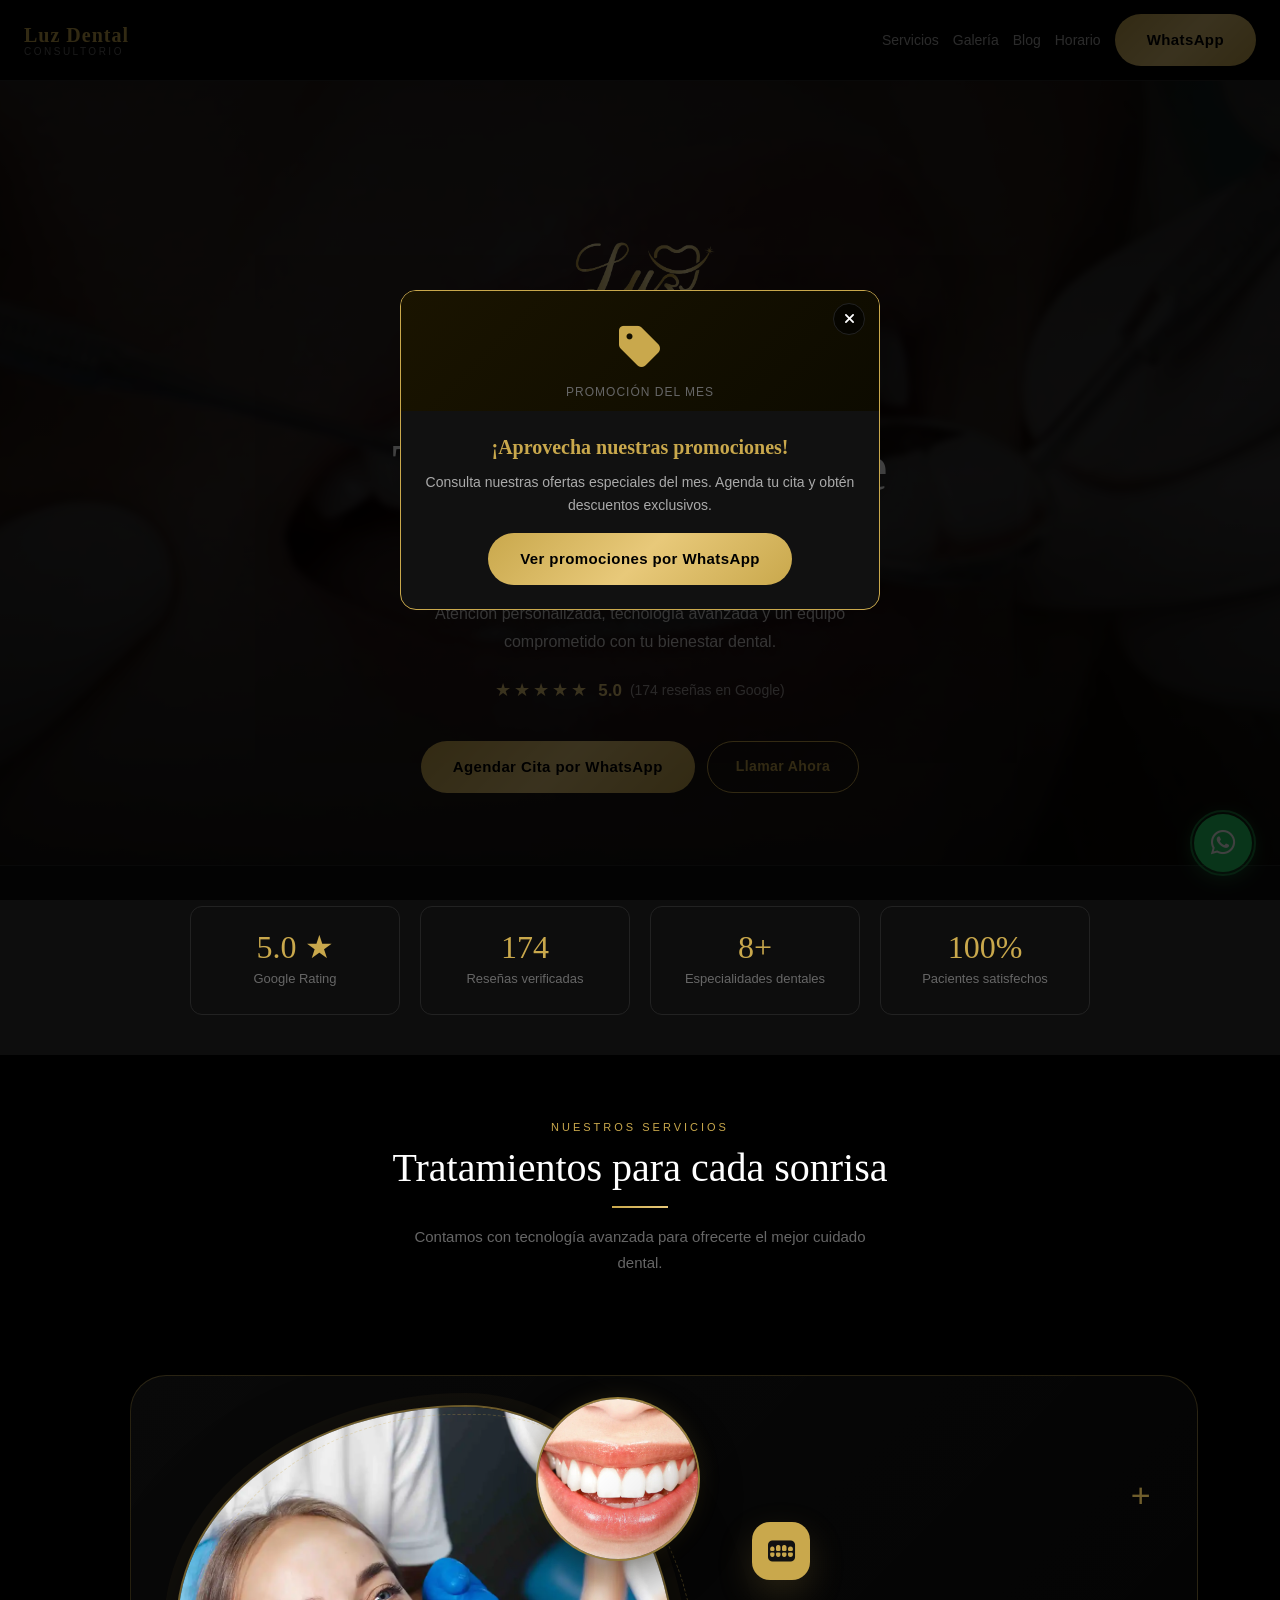
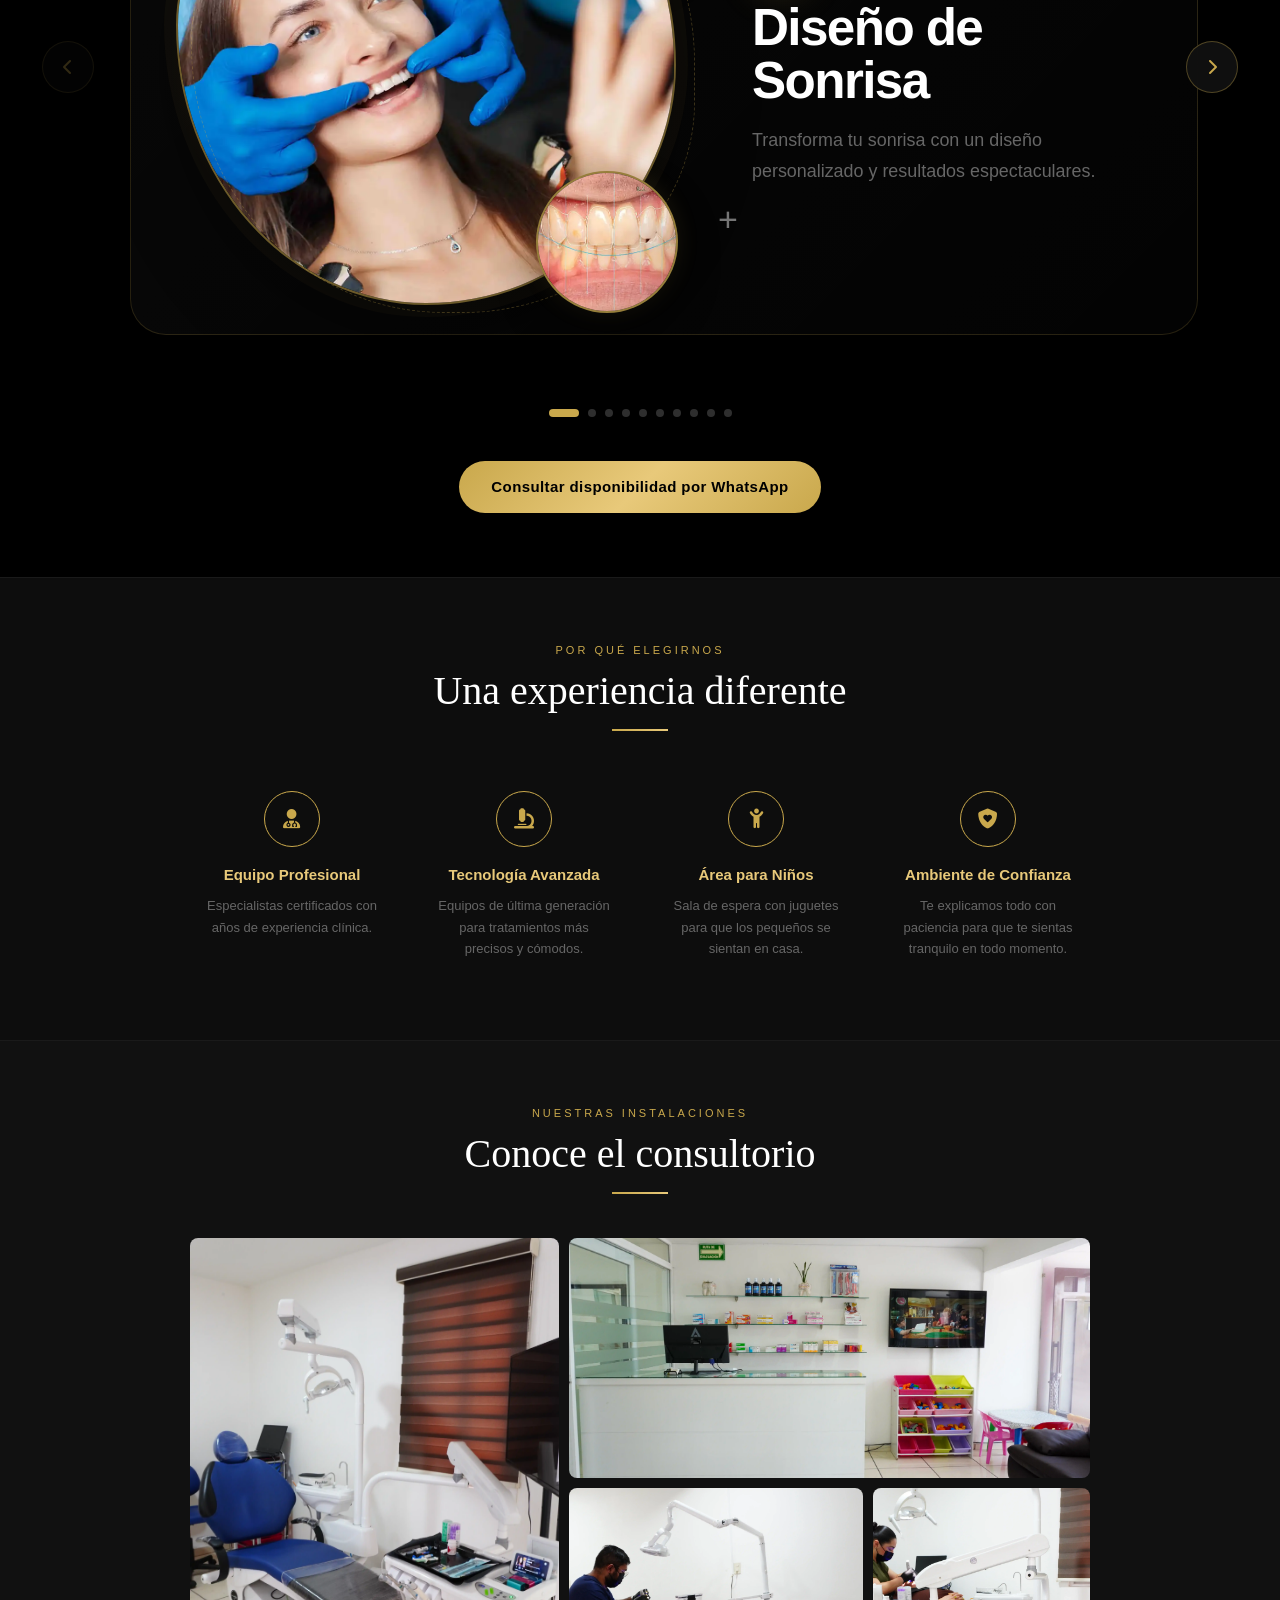
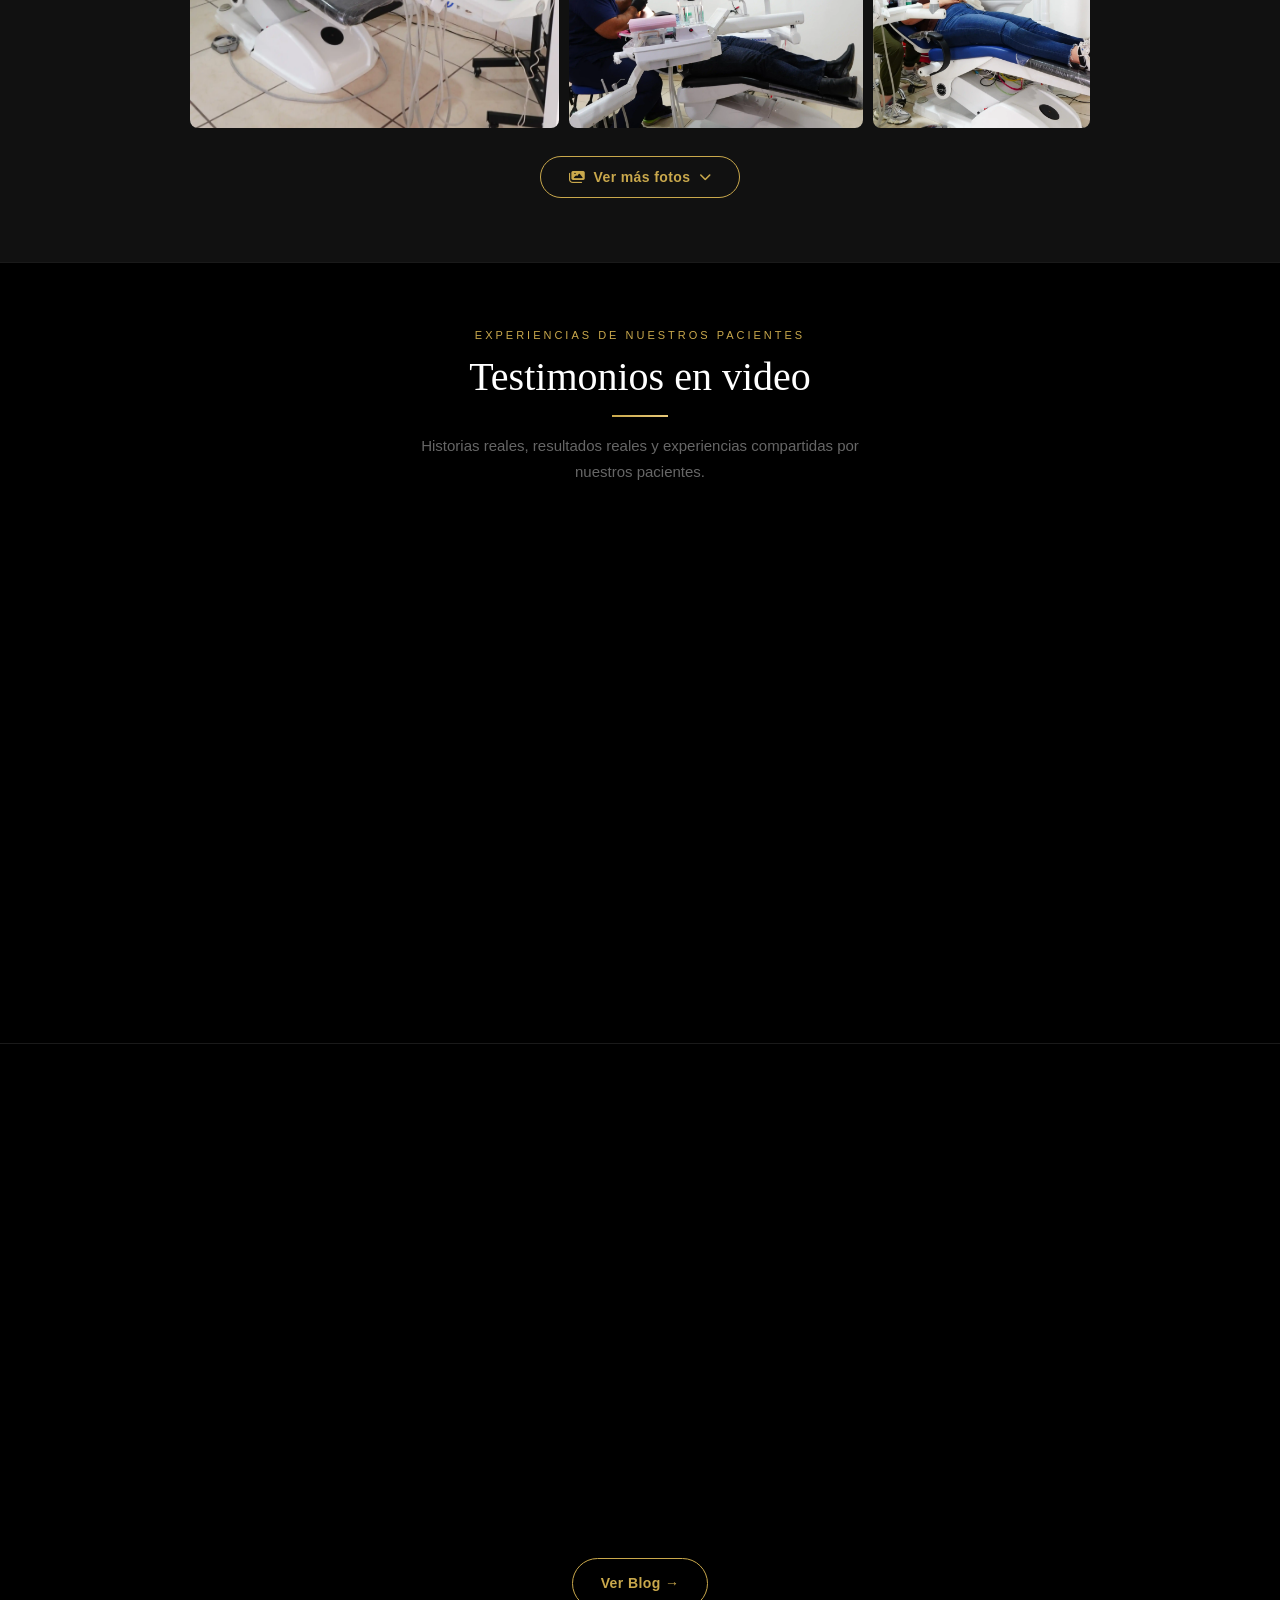
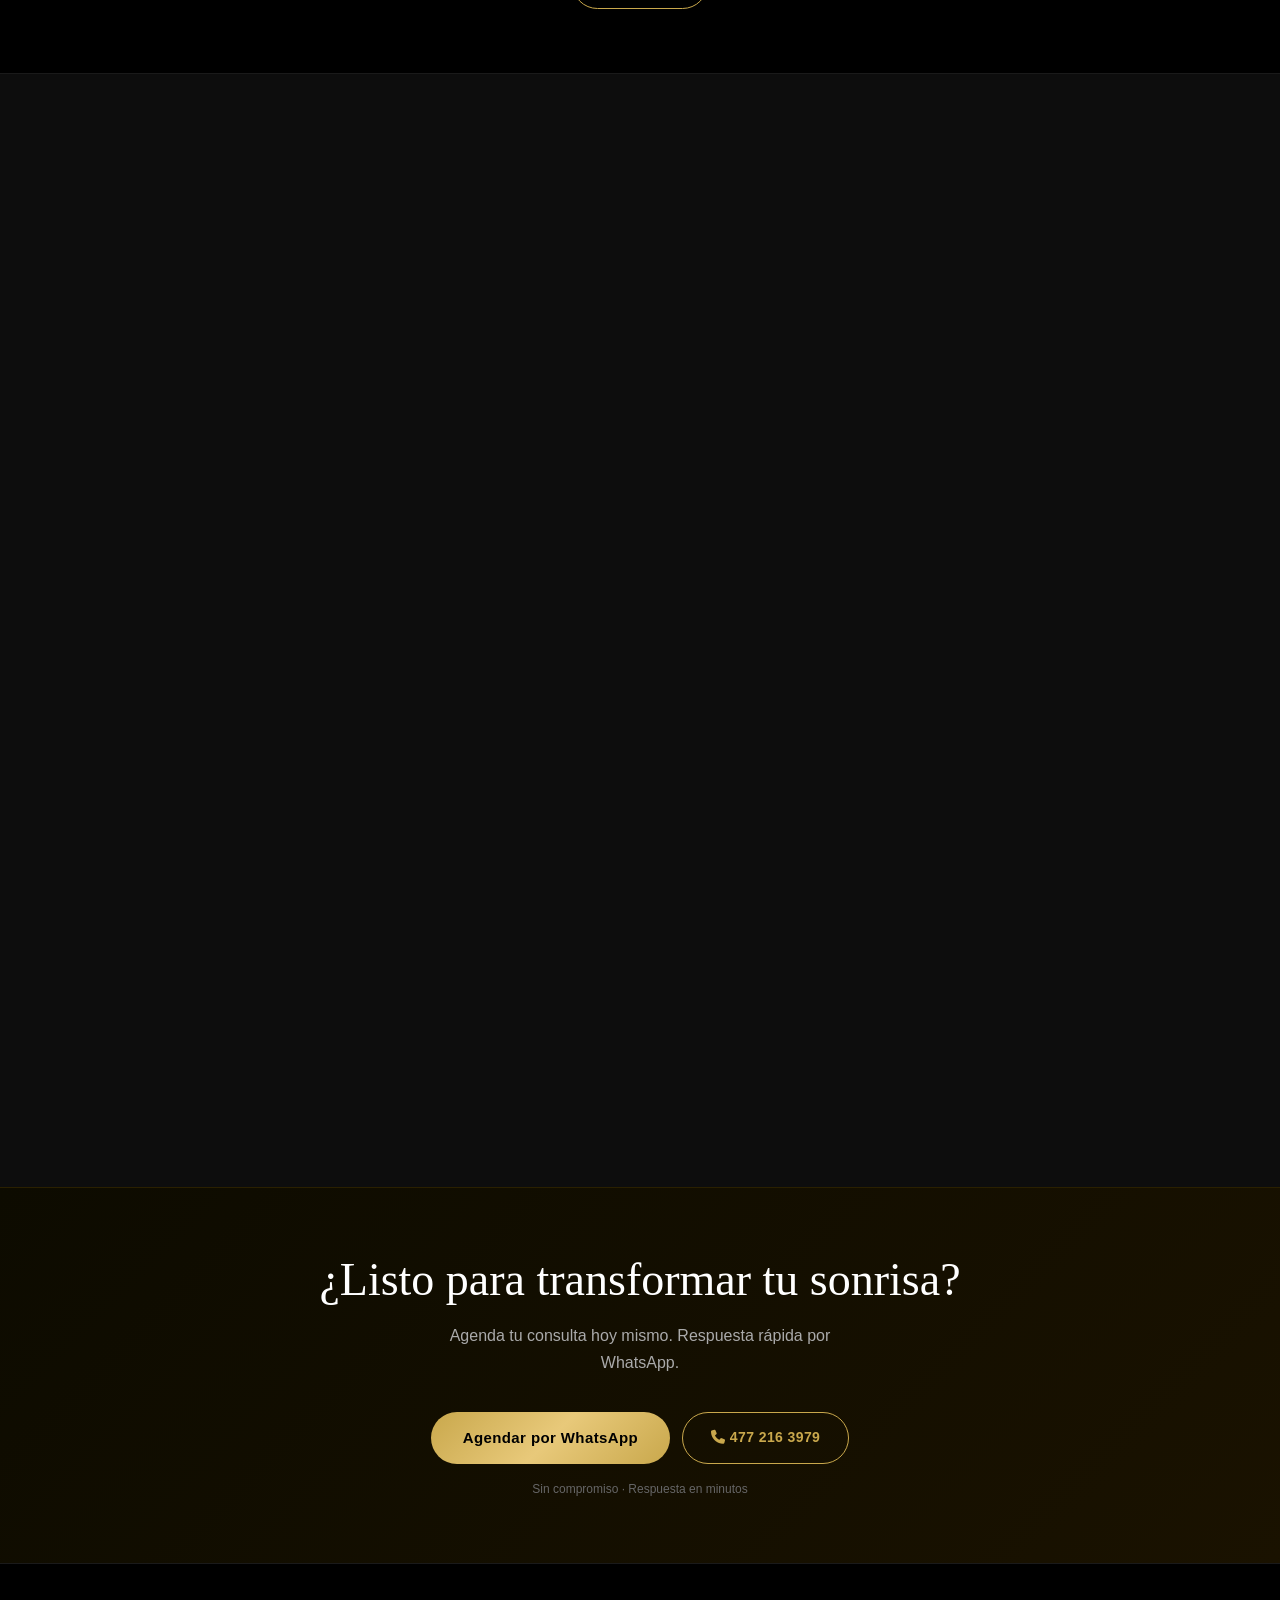
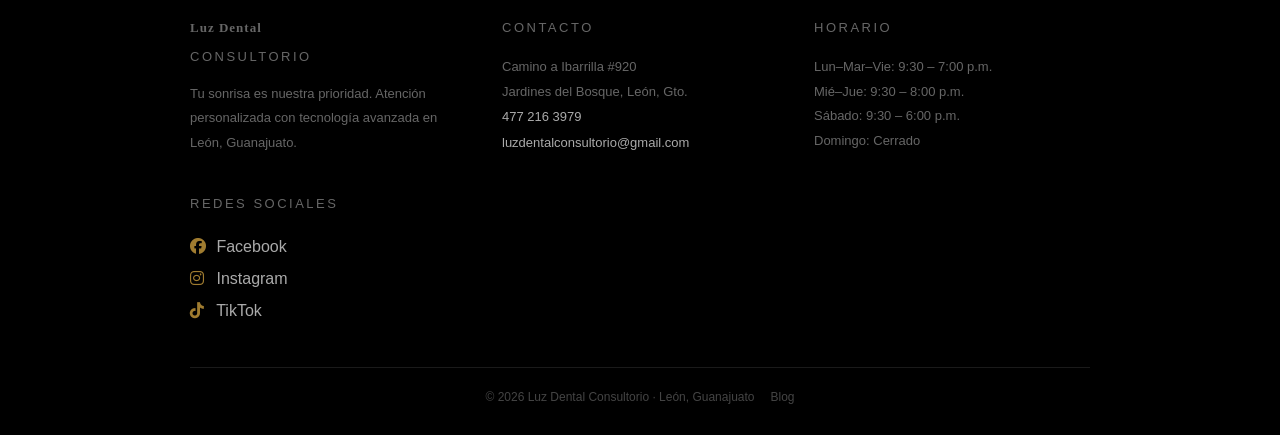
<file: index.html>
<!DOCTYPE html>
<html lang="es">
<head>
  <meta charset="UTF-8" />
  <meta name="viewport" content="width=device-width, initial-scale=1.0" />
  <meta name="description" content="Luz Dental Consultorio — Atención dental de calidad en León, Guanajuato. Implantes, ortodoncia, diseño de sonrisa y más. Llámanos: 477 216 3979." />
  <link rel="icon" type="image/png" href="img/logo.png" />
  <title>Luz Dental Consultorio | León, Gto.</title>

  <!-- Font Awesome Free -->
  <link rel="stylesheet" href="https://cdnjs.cloudflare.com/ajax/libs/font-awesome/6.5.1/css/all.min.css" crossorigin="anonymous" referrerpolicy="no-referrer" />

  <!-- Estilos -->
  <link rel="stylesheet" href="css/variables.css" />
  <link rel="stylesheet" href="css/navbar.css" />
  <link rel="stylesheet" href="css/hero.css" />
  <link rel="stylesheet" href="css/sections.css" />
</head>
<body>

<!-- ============================================================
     POPUP DE PROMOCIONES
     Para agregar imagen: reemplaza el bloque .popup-placeholder
     con: <img src="img/promo.webp" alt="Promoción" class="popup-img" />
     ============================================================ -->
<div class="popup-overlay hidden" id="promo-popup" role="dialog" aria-modal="true" aria-labelledby="popup-title">
  <div class="popup-box">
    <button class="popup-close" id="popup-close" aria-label="Cerrar"><i class="fa-solid fa-xmark"></i></button>

    <!-- PLACEHOLDER — cuando tengas imagen del descuento, reemplaza este bloque -->
    <div class="popup-placeholder">
      <i class="fa-solid fa-tag"></i>
      <p>Promoción del mes</p>
    </div>
    <!-- FIN PLACEHOLDER -->

    <div class="popup-body">
      <h3 id="popup-title">¡Aprovecha nuestras promociones!</h3>
      <p>Consulta nuestras ofertas especiales del mes. Agenda tu cita y obtén descuentos exclusivos.</p>
      <a
        class="btn-gold"
        href="https://wa.me/524772163979"
        target="_blank"
        rel="noopener noreferrer"
      >Ver promociones por WhatsApp</a>
    </div>
  </div>
</div>


<!-- ============================================================
     BURBUJA WHATSAPP — siempre visible
     ============================================================ -->
<a
  class="whatsapp-bubble"
  href="https://wa.me/524772163979"
  target="_blank"
  rel="noopener noreferrer"
  aria-label="Contáctanos por WhatsApp"
>
  <i class="fa-brands fa-whatsapp"></i>
</a>


<!-- ============================================================
     NAVBAR
     ============================================================ -->
<header>
  <nav class="navbar" role="navigation" aria-label="Menú principal">

    <a class="navbar__brand" href="#inicio" aria-label="Luz Dental - Inicio">
      <div class="navbar__brand-text">
        <span class="navbar__brand-name">Luz Dental</span>
        <span class="navbar__brand-sub">Consultorio</span>
      </div>
    </a>

    <div class="navbar__actions">
      <button
        class="navbar__burger"
        id="burger"
        aria-controls="navbar-menu"
        aria-expanded="false"
        aria-label="Abrir menú"
      >
        <span></span><span></span><span></span>
      </button>

      <div class="navbar__menu" id="navbar-menu" role="list">
        <a href="#servicios"  role="listitem">Servicios</a>
        <a href="#galeria"    role="listitem">Galería</a>
        <a href="blog/"       role="listitem">Blog</a>
        <a href="#horario"    role="listitem">Horario</a>
        <a
          class="btn-gold"
          href="https://wa.me/524772163979"
          target="_blank"
          rel="noopener noreferrer"
          role="listitem"
        >WhatsApp</a>
      </div>
    </div>

  </nav>
</header>


<main>

  <!-- ============================================================
       HERO
       ============================================================ -->
  <section class="hero" id="inicio" aria-labelledby="hero-title">
    <div class="hero__bg" aria-hidden="true"></div>
    <div class="hero__overlay" aria-hidden="true"></div>

    <div class="hero__content">
      <img src="img/logo.png" alt="Luz Dental" class="hero__logo" />

      <p class="hero__eyebrow">Consultorio Dental · León, Guanajuato</p>

      <h1 class="hero__title" id="hero-title">
        Tu sonrisa merece<br />
        <span class="accent">lo mejor</span>
      </h1>

      <p class="hero__desc">
        Atención personalizada, tecnología avanzada y un equipo
        comprometido con tu bienestar dental.
      </p>

      <div class="hero__rating" aria-label="Calificación en Google">
        <span class="stars" aria-hidden="true">★★★★★</span>
        <span class="hero__rating-score">5.0</span>
        <span class="hero__rating-label">(174 reseñas en Google)</span>
      </div>

      <div class="hero__cta">
        <a
          class="btn-gold"
          href="https://wa.me/524772163979"
          target="_blank"
          rel="noopener noreferrer"
        >Agendar Cita por WhatsApp</a>
        <a class="btn-outline" href="tel:4772163979">Llamar Ahora</a>
      </div>
    </div>
  </section>


  <!-- ============================================================
       MÉTRICAS
       ============================================================ -->
  <section class="metrics" aria-label="Estadísticas del consultorio">
    <div class="container">
      <div class="metrics__grid">
        <div class="metric-card reveal">
          <p class="metric-card__number">5.0 ★</p>
          <p class="metric-card__label">Google Rating</p>
        </div>
        <div class="metric-card reveal">
          <p class="metric-card__number">174</p>
          <p class="metric-card__label">Reseñas verificadas</p>
        </div>
        <div class="metric-card reveal">
          <p class="metric-card__number">8+</p>
          <p class="metric-card__label">Especialidades dentales</p>
        </div>
        <div class="metric-card reveal">
          <p class="metric-card__number">100%</p>
          <p class="metric-card__label">Pacientes satisfechos</p>
        </div>
      </div>
    </div>
  </section>


  <!-- ============================================================
       SERVICIOS — Carrusel con tarjetas orgánicas
       ============================================================ -->
  <section class="services" id="servicios" aria-labelledby="services-title">
    <div class="container">

      <header class="section-header reveal">
        <span class="section-label">Nuestros Servicios</span>
        <h2 class="section-title" id="services-title">Tratamientos para cada sonrisa</h2>
        <div class="gold-divider"></div>
        <p class="services__desc">
          Contamos con tecnología avanzada para ofrecerte el mejor cuidado dental.
        </p>
      </header>

    </div>

    <!-- Carrusel — fuera del container para que se extienda al borde -->
    <div class="carousel-wrap">

      <!-- Flecha izquierda -->
      <button class="carousel-btn carousel-btn--prev" id="carousel-prev" aria-label="Anterior servicio">
        <i class="fa-solid fa-chevron-left"></i>
      </button>

      <!-- Track deslizable -->
      <div class="carousel-track-outer" id="carousel-outer">
        <div class="carousel-track" id="carousel-track">

          <article class="svc-card">
            <div class="svc-card__media">
              <div class="svc-card__blob">
                <img src="img/srv-diseno-sonrisa.webp" alt="Diseño de Sonrisa" loading="lazy" />
              </div>
              <div class="svc-card__bubble svc-card__bubble--top" aria-hidden="true">
                <img src="img/sonrisa-1.webp" alt="" loading="lazy" />
              </div>
              <div class="svc-card__bubble svc-card__bubble--bottom" aria-hidden="true">
                <img src="img/sonrisa-2.webp" alt="" loading="lazy" />
              </div>
            </div>
            <div class="svc-card__info">
              <i class="fa-solid fa-teeth" aria-hidden="true"></i>
              <h3>Diseño de Sonrisa</h3>
              <p>Transforma tu sonrisa con un diseño personalizado y resultados espectaculares.</p>
            </div>
          </article>

          <article class="svc-card">
            <div class="svc-card__media">
              <div class="svc-card__blob svc-card__blob--2">
                <img src="img/srv-implantes.webp" alt="Implantes Dentales" loading="lazy" />
              </div>
              <div class="svc-card__bubble svc-card__bubble--top" aria-hidden="true">
                <img src="img/implantes-1.webp" alt="" loading="lazy" />
              </div>
              <div class="svc-card__bubble svc-card__bubble--bottom" aria-hidden="true">
                <img src="img/implantes-2.webp" alt="" loading="lazy" />
              </div>
            </div>
            <div class="svc-card__info">
              <i class="fa-solid fa-tooth" aria-hidden="true"></i>
              <h3>Implantes Dentales</h3>
              <p>Recupera tu sonrisa completa con implantes de alta calidad y larga durabilidad.</p>
            </div>
          </article>

          <article class="svc-card">
            <div class="svc-card__media">
              <div class="svc-card__blob svc-card__blob--3">
                <img src="img/srv-corona-zirconia.webp" alt="Corona de Zirconia" loading="lazy" />
              </div>
              <div class="svc-card__bubble svc-card__bubble--top" aria-hidden="true">
                <img src="img/coronas-1.webp" alt="" loading="lazy" />
              </div>
              <div class="svc-card__bubble svc-card__bubble--bottom" aria-hidden="true">
                <img src="img/coronas-2.webp" alt="" loading="lazy" />
              </div>
            </div>
            <div class="svc-card__info">
              <i class="fa-solid fa-crown" aria-hidden="true"></i>
              <h3>Corona de Zirconia</h3>
              <p>Coronas estéticas y resistentes con acabado natural y brillo duradero.</p>
            </div>
          </article>

          <article class="svc-card">
            <div class="svc-card__media">
              <div class="svc-card__blob svc-card__blob--4">
                <img src="img/srv-blanqueamiento.webp" alt="Blanqueamiento" loading="lazy" />
              </div>
              <div class="svc-card__bubble svc-card__bubble--top" aria-hidden="true">
                <img src="img/blaqueamiento-1.webp" alt="" loading="lazy" />
              </div>
              <div class="svc-card__bubble svc-card__bubble--bottom" aria-hidden="true">
                <img src="img/blaqueamiento-2.webp" alt="" loading="lazy" />
              </div>
            </div>
            <div class="svc-card__info">
              <i class="fa-solid fa-sun" aria-hidden="true"></i>
              <h3>Blanqueamiento + Limpieza</h3>
              <p>Dientes más blancos y saludables en una sola sesión profesional.</p>
            </div>
          </article>

          <article class="svc-card">
            <div class="svc-card__media">
              <div class="svc-card__blob svc-card__blob--5">
                <img src="img/srv-ortodoncia.webp" alt="Ortodoncia" loading="lazy" />
              </div>
              <div class="svc-card__bubble svc-card__bubble--top" aria-hidden="true">
                <img src="img/ortodoncia-1.webp" alt="" loading="lazy" />
              </div>
              <div class="svc-card__bubble svc-card__bubble--bottom" aria-hidden="true">
                <img src="img/ortodoncia-2.webp" alt="" loading="lazy" />
              </div>
            </div>
            <div class="svc-card__info">
              <i class="fa-solid fa-sliders" aria-hidden="true"></i>
              <h3>Ortodoncia</h3>
              <p>Alineamos tu sonrisa con brackets modernos para resultados duraderos.</p>
            </div>
          </article>

          <article class="svc-card">
            <div class="svc-card__media">
              <div class="svc-card__blob svc-card__blob--6">
                <img src="img/srv-endodoncia.webp" alt="Endodoncia" loading="lazy" />
              </div>
              <div class="svc-card__bubble svc-card__bubble--top" aria-hidden="true">
                <img src="img/endodoncia-1.webp" alt="" loading="lazy" />
              </div>
              <div class="svc-card__bubble svc-card__bubble--bottom" aria-hidden="true">
                <img src="img/endodoncia-2.webp" alt="" loading="lazy" />
              </div>
            </div>
            <div class="svc-card__info">
              <i class="fa-solid fa-syringe" aria-hidden="true"></i>
              <h3>Endodoncia</h3>
              <p>Tratamiento de conductos con técnicas actuales para eliminar el dolor.</p>
            </div>
          </article>

          <article class="svc-card">
            <div class="svc-card__media">
              <div class="svc-card__blob svc-card__blob--7">
                <img src="img/srv-protesis.webp" alt="Prótesis Dental" loading="lazy" />
              </div>
              <div class="svc-card__bubble svc-card__bubble--top" aria-hidden="true">
                <img src="img/protesis-1.webp" alt="" loading="lazy" />
              </div>
              <div class="svc-card__bubble svc-card__bubble--bottom" aria-hidden="true">
                <img src="img/protesis-2.webp" alt="" loading="lazy" />
              </div>
            </div>
            <div class="svc-card__info">
              <i class="fa-solid fa-teeth-open" aria-hidden="true"></i>
              <h3>Prótesis Dental</h3>
              <p>Prótesis fijas y removibles adaptadas a tu anatomía y necesidades.</p>
            </div>
          </article>

          <article class="svc-card">
            <div class="svc-card__media">
              <div class="svc-card__blob svc-card__blob--8">
                <img src="img/srv-cirugia-juicio.webp" alt="Extracción y Cirugía" loading="lazy" />
              </div>
              <div class="svc-card__bubble svc-card__bubble--top" aria-hidden="true">
                <img src="img/extraccion-1.webp" alt="" loading="lazy" />
              </div>
              <div class="svc-card__bubble svc-card__bubble--bottom" aria-hidden="true">
                <img src="img/extraccion-2.webp" alt="" loading="lazy" />
              </div>
            </div>
            <div class="svc-card__info">
              <i class="fa-solid fa-scissors" aria-hidden="true"></i>
              <h3>Extracción y Cirugía</h3>
              <p>Extracciones simples y cirugía de muelas del juicio con mínimo dolor.</p>
            </div>
          </article>

          <article class="svc-card">
            <div class="svc-card__media">
              <div class="svc-card__blob svc-card__blob--9">
                <img src="img/srv-diagnostico-digital.webp" alt="Diagnóstico Digital" loading="lazy" />
              </div>
              <div class="svc-card__bubble svc-card__bubble--top" aria-hidden="true">
                <img src="img/diagnostico-1.webp" alt="" loading="lazy" />
              </div>
              <div class="svc-card__bubble svc-card__bubble--bottom" aria-hidden="true">
                <img src="img/diagnostico-2.webp" alt="" loading="lazy" />
              </div>
            </div>
            <div class="svc-card__info">
              <i class="fa-solid fa-laptop-medical" aria-hidden="true"></i>
              <h3>Diagnóstico Digital</h3>
              <p>Evaluación precisa con escaneo intraoral y radiografías para planear tu tratamiento.</p>
            </div>
          </article>

          <article class="svc-card">
            <div class="svc-card__media">
              <div class="svc-card__blob svc-card__blob--10">
                <img src="img/srv-radiografias.webp" alt="Radiografías" loading="lazy" />
              </div>
              <div class="svc-card__bubble svc-card__bubble--top" aria-hidden="true">
                <img src="img/radiografia-1.webp" alt="" loading="lazy" />
              </div>
              <div class="svc-card__bubble svc-card__bubble--bottom" aria-hidden="true">
                <img src="img/radiografia-2.webp" alt="" loading="lazy" />
              </div>
            </div>
            <div class="svc-card__info">
              <i class="fa-solid fa-x-ray" aria-hidden="true"></i>
              <h3>Radiografía Panorámica y Lateral</h3>
              <p>Contamos con estudios radiográficos para una valoración más completa en un solo lugar.</p>
            </div>
          </article>

        </div><!-- /carousel-track -->
      </div><!-- /carousel-track-outer -->

      <!-- Flecha derecha -->
      <button class="carousel-btn carousel-btn--next" id="carousel-next" aria-label="Siguiente servicio">
        <i class="fa-solid fa-chevron-right"></i>
      </button>

    </div><!-- /carousel-wrap -->

    <!-- Dots de navegación -->
    <div class="carousel-dots" id="carousel-dots" aria-label="Navegación del carrusel"></div>

    <div class="container">
      <div class="services__footer">
        <a class="btn-gold" href="https://wa.me/524772163979" target="_blank" rel="noopener noreferrer">
          Consultar disponibilidad por WhatsApp
        </a>
      </div>
    </div>

  </section>



  <!-- ============================================================
       POR QUÉ ELEGIRNOS
       ============================================================ -->
  <section class="about" id="nosotros" aria-labelledby="about-title">
    <div class="container">

      <header class="section-header reveal">
        <span class="section-label">Por qué elegirnos</span>
        <h2 class="section-title" id="about-title">Una experiencia diferente</h2>
        <div class="gold-divider"></div>
      </header>

      <div class="about__grid">
        <div class="about-item reveal">
          <div class="about-item__icon" aria-hidden="true"><i class="fa-solid fa-user-doctor"></i></div>
          <h3 class="about-item__title">Equipo Profesional</h3>
          <p class="about-item__desc">Especialistas certificados con años de experiencia clínica.</p>
        </div>
        <div class="about-item reveal">
          <div class="about-item__icon" aria-hidden="true"><i class="fa-solid fa-microscope"></i></div>
          <h3 class="about-item__title">Tecnología Avanzada</h3>
          <p class="about-item__desc">Equipos de última generación para tratamientos más precisos y cómodos.</p>
        </div>
        <div class="about-item reveal">
          <div class="about-item__icon" aria-hidden="true"><i class="fa-solid fa-child-reaching"></i></div>
          <h3 class="about-item__title">Área para Niños</h3>
          <p class="about-item__desc">Sala de espera con juguetes para que los pequeños se sientan en casa.</p>
        </div>
        <div class="about-item reveal">
          <div class="about-item__icon" aria-hidden="true"><i class="fa-solid fa-shield-heart"></i></div>
          <h3 class="about-item__title">Ambiente de Confianza</h3>
          <p class="about-item__desc">Te explicamos todo con paciencia para que te sientas tranquilo en todo momento.</p>
        </div>
      </div>

    </div>
  </section>


  <!-- ============================================================
       GALERÍA
       ============================================================ -->
  <section class="gallery" id="galeria" aria-labelledby="gallery-title">
    <div class="container">

      <header class="section-header reveal">
        <span class="section-label">Nuestras Instalaciones</span>
        <h2 class="section-title" id="gallery-title">Conoce el consultorio</h2>
        <div class="gold-divider"></div>
      </header>

      <!-- FILA INICIAL — siempre visible (5 fotos originales) -->
      <div class="gallery__grid" id="gallery-main">
        <div class="gallery__item gallery__item--large reveal">
            <img src="img/galeria-sillon-2.webp" alt="Sillón dental con equipo completo" loading="lazy" />
            <span class="gallery__caption">Equipo de última generación</span>
          </div>
          <div class="gallery__item gallery__item--wide reveal">
            <img src="img/galeria-recepcion-mostrador.webp" alt="Recepción y mostrador" loading="lazy" />
            <span class="gallery__caption">Recepción</span>
          </div>
          <div class="gallery__item gallery__item--medium reveal">
            <img src="img/galeria-doctor-paciente.webp" alt="Doctor en consulta" loading="lazy" />
            <span class="gallery__caption">Profesionalismo</span>
          </div>
          <div class="gallery__item gallery__item--small reveal">
            <img src="img/galeria-doctora-paciente.webp" alt="Doctora atendiendo paciente" loading="lazy" />
            <span class="gallery__caption">Atención personalizada</span>
          </div>
      </div>

      <!-- FOTOS EXTRA — ocultas hasta "Ver más" (11 fotos nuevas) -->
      <div class="gallery__extra hidden" id="gallery-extra">
        <div class="gallery__grid gallery__grid--extra">
          <div class="gallery__item gallery__item--large reveal">
            <img src="img/galeria-consultorio.webp" alt="Consultorio con área de niños" loading="lazy" />
            <span class="gallery__caption">Consultorio pediátrico con juguetes</span>
          </div>
          <div class="gallery__item gallery__item--wide reveal">
            <img src="img/galeria-entrada.webp" alt="Entrada del consultorio" loading="lazy" />
            <span class="gallery__caption">Entrada principal</span>
          </div>
          <div class="gallery__item gallery__item--medium reveal">
            <img src="img/galeria-sala-espera.webp" alt="Sala de espera cómoda" loading="lazy" />
            <span class="gallery__caption">Sala de espera</span>
          </div>
          <div class="gallery__item gallery__item--small reveal">
            <img src="img/galeria-puerta-vidrio.webp" alt="Acceso interior con puerta de vidrio" loading="lazy" />
            <span class="gallery__caption">Interior</span>
          </div>


          <div class="gallery__item gallery__item--large reveal">
            <img src="img/galeria-sala-plantas.webp" alt="Sala con plantas decorativas" loading="lazy" />
            <span class="gallery__caption">Ambiente acogedor</span>
          </div>
          <div class="gallery__item gallery__item--wide reveal">
            <img src="img/galeria-agua-branding.webp" alt="Agua Luz Dental — detalle de bienvenida" loading="lazy" />
            <span class="gallery__caption">Cortesía para nuestros pacientes</span>
          </div>
          <div class="gallery__item gallery__item--medium reveal">
            <img src="img/galeria-sillon.webp" alt="Sillón dental moderno" loading="lazy"/>
            <span class="gallery__caption">Tecnología avanzada</span>
          </div>
          <div class="gallery__item gallery__item--small reveal">
            <img src="img/foto-navidad.webp" alt="Ambiente del consultorio" loading="lazy" />
            <span class="gallery__caption">Ambiente cálido</span>
          </div>

        </div>
      </div>

      <!-- Botón Ver más / Ver menos -->
      <div class="gallery__toggle-wrap">
        <button class="gallery__toggle btn-outline" id="gallery-toggle" aria-expanded="false">
          <i class="fa-solid fa-images"></i>
          <span id="gallery-toggle-label">Ver más fotos</span>
          <i class="fa-solid fa-chevron-down gallery__toggle-arrow" id="gallery-arrow"></i>
        </button>
      </div>

    </div>
  </section>


  <!-- ============================================================
       TESTIMONIOS
       ============================================================ -->
  <section class="testimonials" id="resenas" aria-labelledby="testimonials-title">
    <div class="container">

      <header class="section-header reveal">
        <span class="section-label">Experiencias de nuestros pacientes</span>
        <h2 class="section-title" id="testimonials-title">Testimonios en video</h2>
        <div class="gold-divider"></div>
        <p class="services__desc">
          Historias reales, resultados reales y experiencias compartidas por nuestros pacientes.
        </p>
      </header>

      <div class="video-testimonials__grid">

        <article class="video-testimonial-card reveal">
          <div class="video-testimonial-card__body">
            <span class="video-testimonial-card__label">Diseño de Sonrisa</span>
            <h3 class="video-testimonial-card__title">Mauricio</h3>
            <p class="video-testimonial-card__desc">
              Mauricio llegó interesado en un blanqueamiento dental y, tras su valoración,
              terminó realizando un diseño de sonrisa. En su testimonio destaca el resultado
              final, la atención recibida, las instalaciones del consultorio y la confianza
              que sintió durante todo el proceso.
            </p>
            <a
              class="btn-outline"
              href="https://www.tiktok.com/@luzdentalconsultorio/video/7544941276139883794?is_from_webapp=1&sender_device=pc"
              target="_blank"
              rel="noopener noreferrer"
            >
              <i class="fa-brands fa-tiktok"></i> Ver testimonio
            </a>
          </div>
        </article>

        <article class="video-testimonial-card reveal">
          <div class="video-testimonial-card__body">
            <span class="video-testimonial-card__label">Retiro de Brackets</span>
            <h3 class="video-testimonial-card__title">Jimena</h3>
            <p class="video-testimonial-card__desc">
              Jimena nos comparte su experiencia después de terminar su tratamiento de ortodoncia.
              Venía de un tratamiento previo que no estaba dando buenos resultados, y en Luz Dental
              logró finalizar su caso en menos tiempo del que esperaba. Resalta la profesionalidad,
              la rapidez del tratamiento y lo feliz que quedó con su sonrisa.
            </p>
            <a
              class="btn-outline"
              href="https://www.tiktok.com/@luzdentalconsultorio/video/7516363556279962888?is_from_webapp=1&sender_device=pc&web_id=7607865668490462728"
              target="_blank"
              rel="noopener noreferrer"
            >
              <i class="fa-brands fa-tiktok"></i> Ver testimonio
            </a>
          </div>
        </article>

        <article class="video-testimonial-card reveal">
          <div class="video-testimonial-card__body">
            <span class="video-testimonial-card__label">Odontopediatría</span>
            <h3 class="video-testimonial-card__title">Renata</h3>
            <p class="video-testimonial-card__desc">
              La mamá de Renata nos cuenta cómo fue el tratamiento realizado a su pequeña de
              tres años, a quien se le colocaron coronas de celuloide para restaurar sus dientes
              frontales. En su testimonio destaca la limpieza del lugar, la buena atención del
              equipo y la tranquilidad de saber que su hija recibió un tratamiento adecuado y cuidadoso.
            </p>
            <a
              class="btn-outline"
              href="https://www.tiktok.com/@luzdentalconsultorio/video/7526376830195059986?is_from_webapp=1&sender_device=pc&web_id=7607865668490462728"
              target="_blank"
              rel="noopener noreferrer"
            >
              <i class="fa-brands fa-tiktok"></i> Ver testimonio
            </a>
          </div>
        </article>

      </div>
    </div>
  </section>


  <!-- ============================================================
       BLOG PREVIEW
       ============================================================ -->
  <section class="blog-preview" id="blog-preview" aria-labelledby="blog-preview-title">
    <div class="container">

      <header class="section-header reveal">
        <span class="section-label">Consejos y noticias</span>
        <h2 class="section-title" id="blog-preview-title">Del consultorio para ti</h2>
        <div class="gold-divider"></div>
      </header>

      <div class="blog-preview__grid">

        <a href="blog/" class="blog-card reveal">
          <div class="blog-card__thumb blog-thumb--extraccion">
            <span class="blog-thumb__read-time"><i class="fa-regular fa-clock"></i> 3 min</span>
            <span class="blog-thumb__category">Cuidados</span>
            <h3 class="blog-thumb__title">Cuidados después de una extracción o cirugía dental</h3>
          </div>
          <div class="blog-card__body">
            <p class="blog-card__excerpt">Lo que debes y no debes hacer en las primeras 24 horas para una recuperación rápida.</p>
            <span class="blog-card__read">Leer más <i class="fa-solid fa-arrow-right"></i></span>
          </div>
        </a>

        <a href="blog/" class="blog-card reveal">
          <div class="blog-card__thumb blog-thumb--brackets">
            <span class="blog-thumb__read-time"><i class="fa-regular fa-clock"></i> 4 min</span>
            <span class="blog-thumb__category">Ortodoncia</span>
            <h3 class="blog-thumb__title">Tips para el cuidado de tus brackets día a día</h3>
          </div>
          <div class="blog-card__body">
            <p class="blog-card__excerpt">Alimentos que debes evitar, cómo limpiar correctamente y cuándo visitar al dentista.</p>
            <span class="blog-card__read">Leer más <i class="fa-solid fa-arrow-right"></i></span>
          </div>
        </a>

        <a href="blog/" class="blog-card reveal">
          <div class="blog-card__thumb blog-thumb--aniversario">
            <span class="blog-thumb__read-time"><i class="fa-regular fa-clock"></i> 2 min</span>
            <span class="blog-thumb__category">Noticias</span>
            <h3 class="blog-thumb__title">¡Celebramos nuestro aniversario con descuentos especiales!</h3>
          </div>
          <div class="blog-card__body">
            <p class="blog-card__excerpt">Gracias a todos nuestros pacientes por acompañarnos en este camino.</p>
            <span class="blog-card__read">Leer más <i class="fa-solid fa-arrow-right"></i></span>
          </div>
        </a>

      </div>

      <div class="blog-preview__footer">
        <a class="btn-outline" href="blog/">Ver Blog &rarr;</a>
      </div>

    </div>
  </section>


  <!-- ============================================================
       HORARIO Y MAPA
       ============================================================ -->
  <section class="schedule" id="horario" aria-labelledby="schedule-title">
    <div class="container">

      <header class="section-header reveal">
        <span class="section-label">Horario y ubicación</span>
        <h2 class="section-title" id="schedule-title">Estamos aquí para ti</h2>
        <div class="gold-divider"></div>
      </header>

      <div class="schedule__wrap">

        <table class="schedule__table reveal" id="schedule-table" aria-label="Horario de atención">
          <tbody>
            <tr data-day="1"><td class="day">Lunes</td>    <td class="hours">9:30 a.m. – 7:00 p.m.</td></tr>
            <tr data-day="2"><td class="day">Martes</td>   <td class="hours">9:30 a.m. – 7:00 p.m.</td></tr>
            <tr data-day="3"><td class="day">Miércoles</td><td class="hours">9:30 a.m. – 8:00 p.m.</td></tr>
            <tr data-day="4"><td class="day">Jueves</td>   <td class="hours">9:30 a.m. – 8:00 p.m.</td></tr>
            <tr data-day="5"><td class="day">Viernes</td>  <td class="hours">9:30 a.m. – 7:00 p.m.</td></tr>
            <tr data-day="6"><td class="day">Sábado</td>   <td class="hours">9:30 a.m. – 6:00 p.m.</td></tr>
            <tr data-day="0"><td class="day">Domingo</td>  <td class="hours closed">Cerrado</td></tr>
          </tbody>
        </table>

        <!-- MAPA INTEGRADO -->
        <div class="schedule__map reveal">
          <iframe
            src="https://www.google.com/maps/embed?pb=!1m18!1m12!1m3!1d3721.9!2d-101.6!3d21.15!2m3!1f0!2f0!3f0!3m2!1i1024!2i768!4f13.1!3m3!1m2!1s0x0%3A0x124bb0a5dd17e33f!2sLuz%20Dental%20Consultorio!5e0!3m2!1ses!2smx!4v1"
            title="Ubicación de Luz Dental Consultorio en Google Maps"
            allowfullscreen=""
            loading="lazy"
            referrerpolicy="no-referrer-when-downgrade"
          ></iframe>
        </div>
        <!--
          NOTA: Si el mapa no carga bien, ve a Google Maps, busca
          "Luz Dental Consultorio León", haz clic en Compartir > Insertar
          y reemplaza el atributo src del iframe de arriba con el que
          te da Google.
        -->

        <div class="schedule__contact reveal">
          <address class="schedule__address">
            <i class="fa-solid fa-location-dot"></i>
            Camino a Ibarrilla #920, Jardines del Bosque<br />
            37200 León de los Aldama, Guanajuato<br /><br />
            <i class="fa-solid fa-phone"></i>
            <a href="tel:4772163979">477 216 3979</a><br />
            <i class="fa-solid fa-envelope"></i>
            <a href="mailto:luzdentalconsultorio@gmail.com">luzdentalconsultorio@gmail.com</a>
          </address>
          <a
            class="btn-outline"
            href="https://www.google.com/maps/place/Luz+Dental+Consultorio/data=!4m2!3m1!1s0x0:0x124bb0a5dd17e33f?sa=X&ved=1t:2428&hl=es-419&ictx=111"
            target="_blank"
            rel="noopener noreferrer"
          ><i class="fa-solid fa-map-location-dot"></i> Ver en Google Maps</a>
        </div>

      </div>
    </div>
  </section>


  <!-- ============================================================
       CTA FINAL
       ============================================================ -->
  <section class="cta" aria-labelledby="cta-title">
    <div class="container">
      <h2 class="cta__title" id="cta-title">¿Listo para transformar tu sonrisa?</h2>
      <p class="cta__desc">Agenda tu consulta hoy mismo. Respuesta rápida por WhatsApp.</p>
      <div class="cta__buttons">
        <a class="btn-gold" href="https://wa.me/524772163979" target="_blank" rel="noopener noreferrer">
          Agendar por WhatsApp
        </a>
        <a class="btn-outline" href="tel:4772163979">
          <i class="fa-solid fa-phone"></i> 477 216 3979
        </a>
      </div>
      <p class="cta__note">Sin compromiso · Respuesta en minutos</p>
    </div>
  </section>

</main>


<!-- ============================================================
     FOOTER
     ============================================================ -->
<footer class="footer" role="contentinfo">
  <div class="container">

    <div class="footer__grid">

      <div class="footer__col">
        <p class="footer__brand-name">Luz Dental</p>
        <p class="footer__brand-sub">Consultorio</p>
        <p class="footer__brand-desc">Tu sonrisa es nuestra prioridad. Atención personalizada con tecnología avanzada en León, Guanajuato.</p>
      </div>

      <div class="footer__col">
        <p class="footer__col-title">Contacto</p>
        <address>
          Camino a Ibarrilla #920<br />
          Jardines del Bosque, León, Gto.<br />
          <a href="tel:4772163979">477 216 3979</a>
          <a href="mailto:luzdentalconsultorio@gmail.com">luzdentalconsultorio@gmail.com</a>
        </address>
      </div>

      <div class="footer__col">
        <p class="footer__col-title">Horario</p>
        <p>
          Lun–Mar–Vie: 9:30 – 7:00 p.m.<br />
          Mié–Jue: 9:30 – 8:00 p.m.<br />
          Sábado: 9:30 – 6:00 p.m.<br />
          Domingo: Cerrado
        </p>
      </div>

      <div class="footer__col">
        <p class="footer__col-title">Redes sociales</p>
        <a href="https://www.facebook.com/profile.php?id=61568754971209&mibextid=LQQJ4d" target="_blank" rel="noopener noreferrer">
          <i class="fa-brands fa-facebook"></i> Facebook
        </a>
        <a href="https://www.instagram.com/luzdentalconsultorio" target="_blank" rel="noopener noreferrer">
          <i class="fa-brands fa-instagram"></i> Instagram
        </a>
        <a href="https://www.tiktok.com/@luzdentalconsultorio" target="_blank" rel="noopener noreferrer">
          <i class="fa-brands fa-tiktok"></i> TikTok
        </a>
      </div>

    </div>

    <div class="footer__bottom">
      <span>© 2026 Luz Dental Consultorio · León, Guanajuato</span>
      <a href="blog/">Blog</a>
    </div>

  </div>
</footer>

<script src="js/main.js"></script>
</body>
</html>
</file>
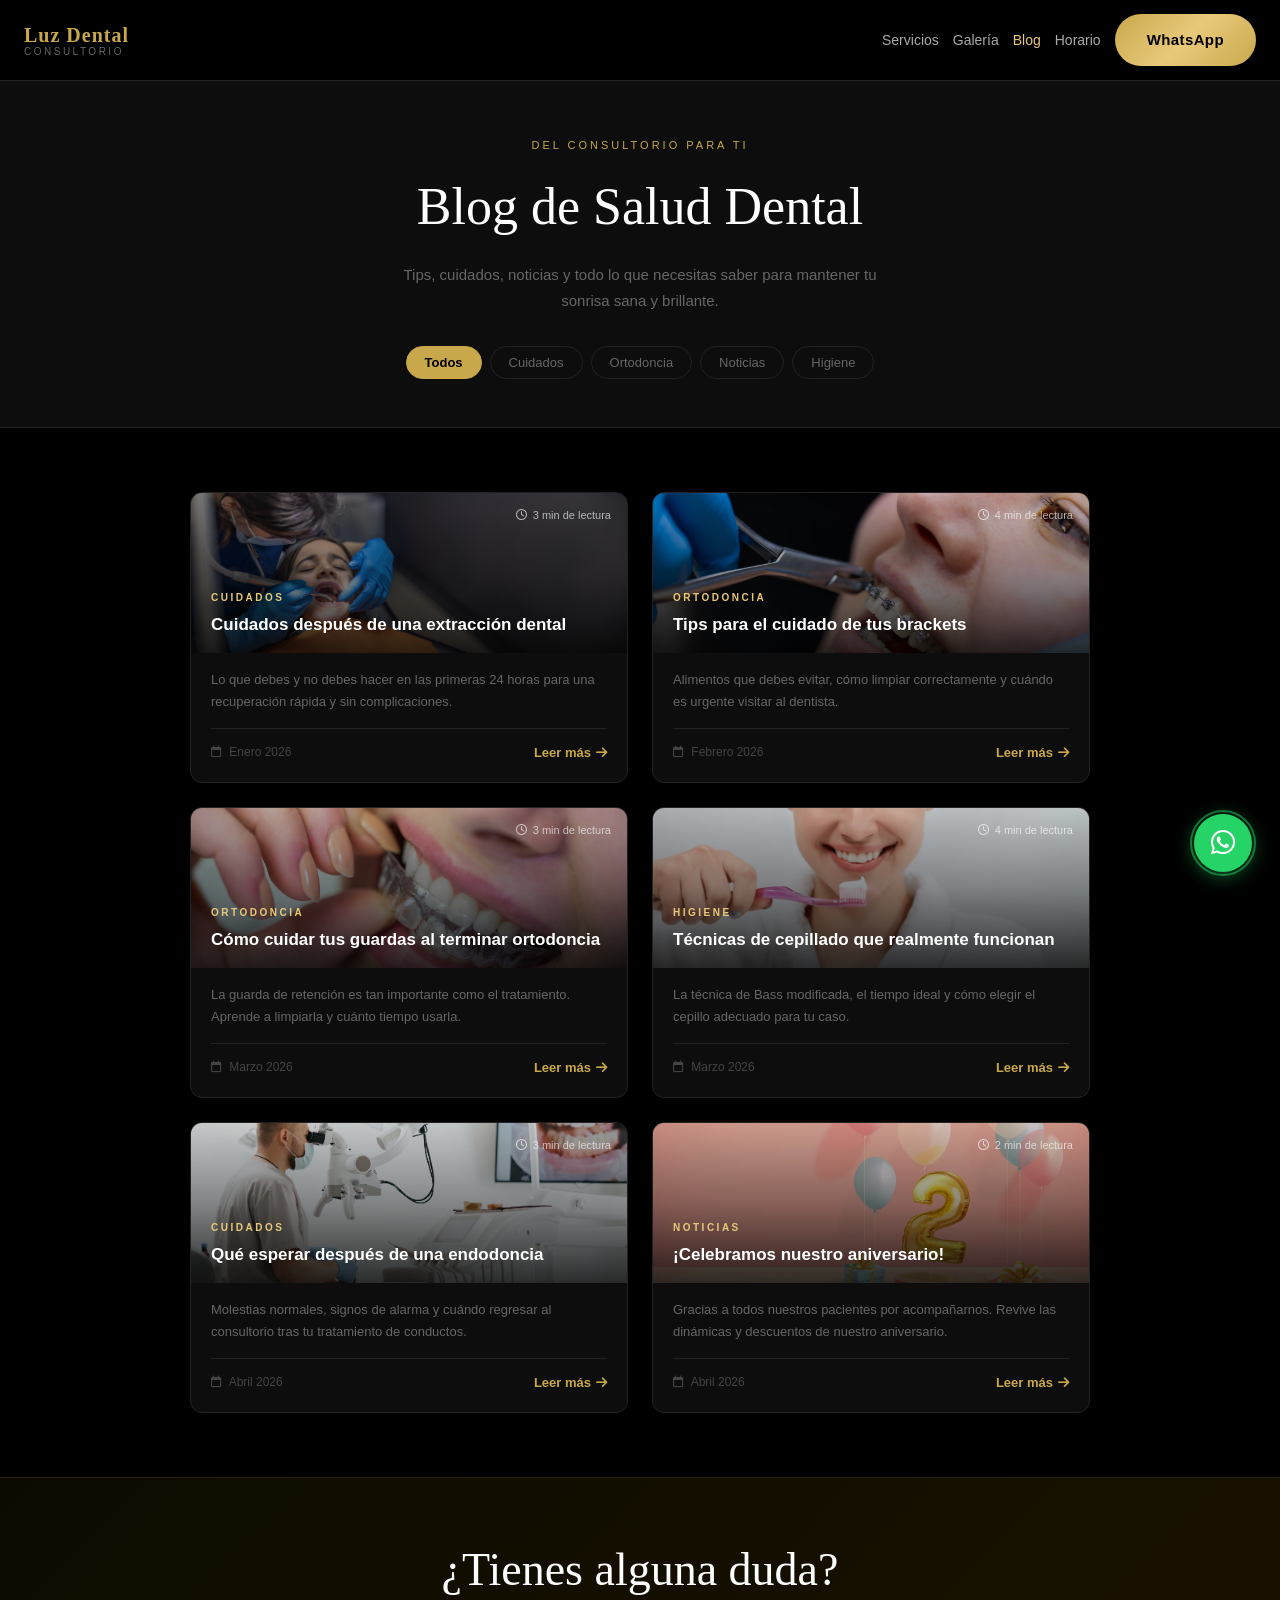
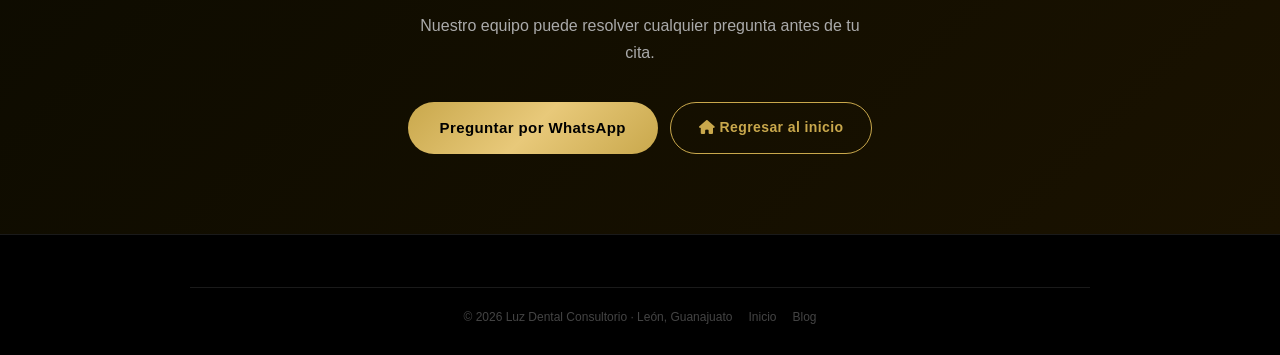
<file: blog/index.html>
<!DOCTYPE html>
<html lang="es">
<head>
  <meta charset="UTF-8" />
  <meta name="viewport" content="width=device-width, initial-scale=1.0" />
  <meta name="description" content="Blog de Luz Dental — Tips de salud bucal, cuidados post-tratamiento, ortodoncia y más." />
  <link rel="icon" type="image/png" href="../img/logo.png" />
  <title>Blog | Luz Dental Consultorio</title>
  <link rel="stylesheet" href="https://cdnjs.cloudflare.com/ajax/libs/font-awesome/6.5.1/css/all.min.css" crossorigin="anonymous" referrerpolicy="no-referrer" />
  <link rel="stylesheet" href="../css/variables.css" />
  <link rel="stylesheet" href="../css/navbar.css" />
  <link rel="stylesheet" href="../css/sections.css" />
  <link rel="stylesheet" href="blog.css" />
</head>
<body>

<!-- ============================================================
     MODAL DE ARTÍCULO COMPLETO
     ============================================================ -->
<div class="article-modal hidden" id="article-modal" role="dialog" aria-modal="true" aria-labelledby="modal-title">
  <div class="article-modal__backdrop" id="modal-backdrop"></div>
  <div class="article-modal__box">
    <button class="article-modal__close" id="modal-close" aria-label="Cerrar artículo">
      <i class="fa-solid fa-xmark"></i>
    </button>
    <div class="article-modal__thumb" id="modal-thumb"></div>
    <div class="article-modal__body">
      <span class="article-modal__tag" id="modal-tag"></span>
      <h2 class="article-modal__title" id="modal-title"></h2>
      <p class="article-modal__date" id="modal-date"></p>
      <div class="article-modal__content" id="modal-content"></div>
      <div class="article-modal__cta">
        <a class="btn-gold" href="https://wa.me/524772163979" target="_blank" rel="noopener noreferrer">
          <i class="fa-brands fa-whatsapp"></i> Agendar cita
        </a>
      </div>
    </div>
  </div>
</div>

<!-- Burbuja WhatsApp -->
<a class="whatsapp-bubble" href="https://wa.me/524772163979" target="_blank" rel="noopener noreferrer" aria-label="WhatsApp">
  <i class="fa-brands fa-whatsapp"></i>
</a>

<!-- NAVBAR -->
<header>
  <nav class="navbar" role="navigation" aria-label="Menú principal">
    <a class="navbar__brand" href="../index.html" aria-label="Luz Dental - Inicio">
      <div class="navbar__brand-text">
        <span class="navbar__brand-name">Luz Dental</span>
        <span class="navbar__brand-sub">Consultorio</span>
      </div>
    </a>
    <div class="navbar__actions">
      <button class="navbar__burger" id="burger" aria-controls="navbar-menu" aria-expanded="false" aria-label="Abrir menú">
        <span></span><span></span><span></span>
      </button>
      <div class="navbar__menu" id="navbar-menu" role="list">
        <a href="../index.html#servicios" role="listitem">Servicios</a>
        <a href="../index.html#galeria" role="listitem">Galería</a>
        <a href="." role="listitem" aria-current="page">Blog</a>
        <a href="../index.html#horario" role="listitem">Horario</a>
        <a class="btn-gold" href="https://wa.me/524772163979" target="_blank" rel="noopener noreferrer" role="listitem">WhatsApp</a>
      </div>
    </div>
  </nav>
</header>

<main>

  <!-- Hero del blog -->
  <section class="blog-hero">
    <div class="container">
      <span class="section-label">Del consultorio para ti</span>
      <h1 class="blog-hero__title">Blog de Salud Dental</h1>
      <p class="blog-hero__desc">Tips, cuidados, noticias y todo lo que necesitas saber para mantener tu sonrisa sana y brillante.</p>
      <div class="blog-filters" role="list" aria-label="Filtrar por categoría">
        <button class="filter-btn active" data-filter="all" role="listitem">Todos</button>
        <button class="filter-btn" data-filter="cuidados" role="listitem">Cuidados</button>
        <button class="filter-btn" data-filter="ortodoncia" role="listitem">Ortodoncia</button>
        <button class="filter-btn" data-filter="noticias" role="listitem">Noticias</button>
        <button class="filter-btn" data-filter="higiene" role="listitem">Higiene</button>
      </div>
    </div>
  </section>

  <!-- Grid de artículos -->
  <section class="blog-main" aria-label="Artículos del blog">
    <div class="container">
      <div class="blog-grid" id="blog-grid">

        <!-- =====================================================
             ARTÍCULO 1 — Extracción dental
             ===================================================== -->
        <article class="blog-post-card reveal" data-category="cuidados"
          data-title="Cuidados después de una extracción dental"
          data-tag="Cuidados"
          data-date="Enero 2026"
          data-thumb="extraccion"
          data-content="<p class=&quot;article-img-caption&quot;>Procedimiento de extracción dental</p>  <div class=&quot;info-grid&quot;>   <div class=&quot;info-grid__item&quot;>    <span class=&quot;info-grid__icon&quot;>🩸</span>    <span class=&quot;info-grid__label&quot;>Coágulo</span>    <span class=&quot;info-grid__value&quot;>No tocarlo</span>   </div>   <div class=&quot;info-grid__item&quot;>    <span class=&quot;info-grid__icon&quot;>🧊</span>    <span class=&quot;info-grid__label&quot;>Hielo</span>    <span class=&quot;info-grid__value&quot;>15 min sí / 15 no</span>   </div>   <div class=&quot;info-grid__item&quot;>    <span class=&quot;info-grid__icon&quot;>🥣</span>    <span class=&quot;info-grid__label&quot;>Alimentación</span>    <span class=&quot;info-grid__value&quot;>Suave y fría</span>   </div>   <div class=&quot;info-grid__item&quot;>    <span class=&quot;info-grid__icon&quot;>⏱️</span>    <span class=&quot;info-grid__label&quot;>Gasa</span>    <span class=&quot;info-grid__value&quot;>30–45 minutos</span>   </div>  </div>  <h3>✅ Lo que SÍ debes hacer</h3>  <ul>   <li>Muerde la gasa durante <strong>30–45 minutos</strong> con presión constante.</li>   <li>Aplica hielo en la mejilla: <strong>15 min sí, 15 min no</strong> por 2 horas.</li>   <li>Come alimentos suaves y fríos: yogur, helado, puré, gelatina.</li>   <li>Toma los medicamentos aunque no sientas dolor todavía.</li>   <li>Descansa el día de la extracción.</li>  </ul>  <h3>❌ Lo que NO debes hacer</h3>  <div class=&quot;info-card&quot;>   <span class=&quot;info-card__title&quot;>⚠️ Prohibido las primeras 24 h</span>   <ul>    <li><strong>No uses popote</strong> — la succión despega el coágulo.</li>    <li>No enjuagues ni escupas con fuerza.</li>    <li>No fumes — provoca alveolitis.</li>    <li>No comas alimentos calientes, duros o picantes.</li>   </ul>  </div>  <div class=&quot;article-tip&quot;>   <i class=&quot;fa-solid fa-triangle-exclamation&quot;></i>   <strong>Regresa al consultorio si:</strong> dolor que aumenta después del 3.er día, sangrado que no cede, fiebre, o hinchazón que empeora.  </div>  <h3>¿Cuándo sana?</h3>  <p>La encía cierra en <strong>1–2 semanas</strong>. El hueso se regenera completamente en <strong>3–6 meses</strong>.</p> "
        >
          <div class="blog-post-card__thumb blog-thumb--extraccion">
            <span class="blog-thumb__read-time"><i class="fa-regular fa-clock"></i> 3 min de lectura</span>
            <span class="blog-thumb__category">Cuidados</span>
            <h2 class="blog-thumb__title">Cuidados después de una extracción dental</h2>
          </div>
          <div class="blog-post-card__body">
            <span class="blog-post-card__tag">Cuidados</span>
            <h2 class="blog-post-card__title">Cuidados después de una extracción dental</h2>
            <p class="blog-post-card__excerpt">Lo que debes y no debes hacer en las primeras 24 horas para una recuperación rápida y sin complicaciones.</p>
            <div class="blog-post-card__footer">
              <span class="blog-post-card__date"><i class="fa-regular fa-calendar"></i> Enero 2026</span>
              <button class="blog-read-btn">Leer más <i class="fa-solid fa-arrow-right"></i></button>
            </div>
          </div>
        </article>

        <!-- =====================================================
             ARTÍCULO 2 — Brackets
             ===================================================== -->
        <article class="blog-post-card reveal" data-category="ortodoncia"
          data-title="Tips para el cuidado de tus brackets"
          data-tag="Ortodoncia"
          data-date="Febrero 2026"
          data-thumb="brackets"
          data-content="<p class=&quot;article-img-caption&quot;>Ortodoncia con brackets metálicos</p>  <p>Los brackets trabajan 24 horas al día moviéndote los dientes. Para que ese movimiento sea eficaz y termine a tiempo, necesitan que los cuides correctamente.</p>  <div class=&quot;info-card&quot;>   <span class=&quot;info-card__title&quot;>🍎 Alimentos que debes evitar</span>   <ul>    <li><strong>Duros:</strong> manzana entera, zanahoria cruda, nueces, hielo, palomitas.</li>    <li><strong>Pegajosos:</strong> chicle, caramelo masticable, toffee, dulce de leche.</li>    <li><strong>Muy crujientes:</strong> tostadas, nachos, galletas duras.</li>   </ul>  </div>  <h3>🪥 Cómo limpiar correctamente</h3>  <div class=&quot;info-grid&quot;>   <div class=&quot;info-grid__item&quot;>    <span class=&quot;info-grid__icon&quot;>🪥</span>    <span class=&quot;info-grid__label&quot;>Cepillado</span>    <span class=&quot;info-grid__value&quot;>Después de cada comida</span>   </div>   <div class=&quot;info-grid__item&quot;>    <span class=&quot;info-grid__icon&quot;>🧵</span>    <span class=&quot;info-grid__label&quot;>Hilo dental</span>    <span class=&quot;info-grid__value&quot;>Con pasahilo</span>   </div>   <div class=&quot;info-grid__item&quot;>    <span class=&quot;info-grid__icon&quot;>💧</span>    <span class=&quot;info-grid__label&quot;>Irrigador oral</span>    <span class=&quot;info-grid__value&quot;>Ideal (Waterpik)</span>   </div>   <div class=&quot;info-grid__item&quot;>    <span class=&quot;info-grid__icon&quot;>🦷</span>    <span class=&quot;info-grid__label&quot;>Enjuague flúor</span>    <span class=&quot;info-grid__value&quot;>Antes de dormir</span>   </div>  </div>  <div class=&quot;article-tip&quot;>   <i class=&quot;fa-solid fa-phone&quot;></i>   <strong>Llama al consultorio si:</strong> se despegó un bracket, el arco roza tu mejilla, o sientes dolor que no cede después de 3–4 días de ajuste.  </div>  <h3>📅 Frecuencia de citas</h3>  <p>Las citas de ajuste son cada <strong>4–6 semanas</strong>. No las pospongas — cada cita perdida puede alargar tu tratamiento.</p> "
        >
          <div class="blog-post-card__thumb blog-thumb--brackets">
            <span class="blog-thumb__read-time"><i class="fa-regular fa-clock"></i> 4 min de lectura</span>
            <span class="blog-thumb__category">Ortodoncia</span>
            <h2 class="blog-thumb__title">Tips para el cuidado de tus brackets</h2>
          </div>
          <div class="blog-post-card__body">
            <span class="blog-post-card__tag">Ortodoncia</span>
            <h2 class="blog-post-card__title">Tips para el cuidado de tus brackets</h2>
            <p class="blog-post-card__excerpt">Alimentos que debes evitar, cómo limpiar correctamente y cuándo es urgente visitar al dentista.</p>
            <div class="blog-post-card__footer">
              <span class="blog-post-card__date"><i class="fa-regular fa-calendar"></i> Febrero 2026</span>
              <button class="blog-read-btn">Leer más <i class="fa-solid fa-arrow-right"></i></button>
            </div>
          </div>
        </article>

        <!-- =====================================================
             ARTÍCULO 3 — Guardas
             ===================================================== -->
        <article class="blog-post-card reveal" data-category="ortodoncia"
          data-title="Cómo cuidar tus guardas al terminar ortodoncia"
          data-tag="Ortodoncia"
          data-date="Marzo 2026"
          data-thumb="guardas"
          data-content="<p class=&quot;article-img-caption&quot;>Guarda de retención post-ortodoncia</p>  <p>Al terminar tu ortodoncia, los dientes todavía <em>quieren</em> regresar a su posición original. La guarda de retención es lo que evita ese movimiento.</p>  <div class=&quot;info-grid&quot;>   <div class=&quot;info-grid__item&quot;>    <span class=&quot;info-grid__icon&quot;>📅</span>    <span class=&quot;info-grid__label&quot;>Primeros 6 meses</span>    <span class=&quot;info-grid__value&quot;>Todo el día</span>   </div>   <div class=&quot;info-grid__item&quot;>    <span class=&quot;info-grid__icon&quot;>🌙</span>    <span class=&quot;info-grid__label&quot;>6–12 meses</span>    <span class=&quot;info-grid__value&quot;>Solo de noche</span>   </div>   <div class=&quot;info-grid__item&quot;>    <span class=&quot;info-grid__icon&quot;>♾️</span>    <span class=&quot;info-grid__label&quot;>De por vida</span>    <span class=&quot;info-grid__value&quot;>Noche indefinidamente</span>   </div>   <div class=&quot;info-grid__item&quot;>    <span class=&quot;info-grid__icon&quot;>🔄</span>    <span class=&quot;info-grid__label&quot;>Se cambia cada</span>    <span class=&quot;info-grid__value&quot;>2–5 años</span>   </div>  </div>  <h3>🧼 Cómo limpiarla</h3>  <div class=&quot;info-card&quot;>   <span class=&quot;info-card__title&quot;>Rutina de limpieza</span>   <ul>    <li>Enjuágala con agua fría cada vez que te la quites.</li>    <li>Cepíllala con cepillo suave y <strong>jabón neutro</strong> (no pasta dental — raspa el acrílico).</li>    <li>Una vez a la semana: remojo 10 min con pastilla limpiadora.</li>    <li>Guárdala siempre en su estuche — nunca en servilleta.</li>   </ul>  </div>  <div class=&quot;article-tip&quot;>   <i class=&quot;fa-solid fa-circle-exclamation&quot;></i>   <strong>Revisa tu guarda si:</strong> ya no entra bien, tiene grietas, huele mal, o te causa dolor. Puede indicar que hubo movimiento dental.  </div> "
        >
          <div class="blog-post-card__thumb blog-thumb--guardas">
            <span class="blog-thumb__read-time"><i class="fa-regular fa-clock"></i> 3 min de lectura</span>
            <span class="blog-thumb__category">Ortodoncia</span>
            <h2 class="blog-thumb__title">Cómo cuidar tus guardas al terminar ortodoncia</h2>
          </div>
          <div class="blog-post-card__body">
            <span class="blog-post-card__tag">Ortodoncia</span>
            <h2 class="blog-post-card__title">Cómo cuidar tus guardas al terminar ortodoncia</h2>
            <p class="blog-post-card__excerpt">La guarda de retención es tan importante como el tratamiento. Aprende a limpiarla y cuánto tiempo usarla.</p>
            <div class="blog-post-card__footer">
              <span class="blog-post-card__date"><i class="fa-regular fa-calendar"></i> Marzo 2026</span>
              <button class="blog-read-btn">Leer más <i class="fa-solid fa-arrow-right"></i></button>
            </div>
          </div>
        </article>

        <!-- =====================================================
             ARTÍCULO 4 — Cepillado
             ===================================================== -->
        <article class="blog-post-card reveal" data-category="higiene"
          data-title="Técnicas de cepillado que realmente funcionan"
          data-tag="Higiene"
          data-date="Marzo 2026"
          data-thumb="cepillado"
          data-content="<p class=&quot;article-img-caption&quot;>La técnica importa más que la fuerza</p>  <p>La mayoría de las personas se cepilla demasiado fuerte y demasiado rápido. Eso desgasta el esmalte sin limpiar donde más importa.</p>  <div class=&quot;info-grid&quot;>   <div class=&quot;info-grid__item&quot;>    <span class=&quot;info-grid__icon&quot;>📐</span>    <span class=&quot;info-grid__label&quot;>Ángulo</span>    <span class=&quot;info-grid__value&quot;>45° hacia la encía</span>   </div>   <div class=&quot;info-grid__item&quot;>    <span class=&quot;info-grid__icon&quot;>⏱️</span>    <span class=&quot;info-grid__label&quot;>Duración</span>    <span class=&quot;info-grid__value&quot;>2 minutos mínimo</span>   </div>   <div class=&quot;info-grid__item&quot;>    <span class=&quot;info-grid__icon&quot;>🔁</span>    <span class=&quot;info-grid__label&quot;>Frecuencia</span>    <span class=&quot;info-grid__value&quot;>3 veces al día</span>   </div>   <div class=&quot;info-grid__item&quot;>    <span class=&quot;info-grid__icon&quot;>🛒</span>    <span class=&quot;info-grid__label&quot;>Cambiar cepillo</span>    <span class=&quot;info-grid__value&quot;>Cada 3 meses</span>   </div>  </div>  <h3>🦷 Técnica de Bass modificada</h3>  <div class=&quot;info-card&quot;>   <span class=&quot;info-card__title&quot;>Paso a paso</span>   <ol>    <li>Cepillo a <strong>45°</strong> hacia la encía.</li>    <li>Movimientos <strong>circulares pequeños</strong> de 2–3 dientes a la vez.</li>    <li>Luego barre de la encía hacia el borde del diente.</li>    <li>Cepilla la superficie de masticación de atrás hacia adelante.</li>    <li>Para los dientes frontales internos: usa el talón del cepillo vertical.</li>    <li>Termina con la lengua.</li>   </ol>  </div>  <div class=&quot;article-tip&quot;>   <i class=&quot;fa-solid fa-star&quot;></i>   <strong>Extras que marcan la diferencia:</strong> hilo dental <em>antes</em> de cepillarte, enjuague con flúor por la noche, y limpiador de lengua diariamente.  </div> "
        >
          <div class="blog-post-card__thumb blog-thumb--cepillado">
            <span class="blog-thumb__read-time"><i class="fa-regular fa-clock"></i> 4 min de lectura</span>
            <span class="blog-thumb__category">Higiene</span>
            <h2 class="blog-thumb__title">Técnicas de cepillado que realmente funcionan</h2>
          </div>
          <div class="blog-post-card__body">
            <span class="blog-post-card__tag">Higiene</span>
            <h2 class="blog-post-card__title">Técnicas de cepillado que realmente funcionan</h2>
            <p class="blog-post-card__excerpt">La técnica de Bass modificada, el tiempo ideal y cómo elegir el cepillo adecuado para tu caso.</p>
            <div class="blog-post-card__footer">
              <span class="blog-post-card__date"><i class="fa-regular fa-calendar"></i> Marzo 2026</span>
              <button class="blog-read-btn">Leer más <i class="fa-solid fa-arrow-right"></i></button>
            </div>
          </div>
        </article>

        <!-- =====================================================
             ARTÍCULO 5 — Endodoncia
             ===================================================== -->
        <article class="blog-post-card reveal" data-category="cuidados"
          data-title="Qué esperar después de una endodoncia"
          data-tag="Cuidados"
          data-date="Abril 2026"
          data-thumb="endodoncia"
          data-content="<p class=&quot;article-img-caption&quot;>Tratamiento de conductos radiculares</p>  <p>Gracias a la anestesia moderna, la endodoncia en sí es indolora. El malestar que sientes es <em>después</em> del procedimiento, mientras el tejido sana — y es completamente normal.</p>  <div class=&quot;info-grid&quot;>   <div class=&quot;info-grid__item&quot;>    <span class=&quot;info-grid__icon&quot;>😌</span>    <span class=&quot;info-grid__label&quot;>Dolor normal</span>    <span class=&quot;info-grid__value&quot;>2–5 días</span>   </div>   <div class=&quot;info-grid__item&quot;>    <span class=&quot;info-grid__icon&quot;>💊</span>    <span class=&quot;info-grid__label&quot;>Analgésico</span>    <span class=&quot;info-grid__value&quot;>Ibuprofeno/Paracetamol</span>   </div>   <div class=&quot;info-grid__item&quot;>    <span class=&quot;info-grid__icon&quot;>🥣</span>    <span class=&quot;info-grid__label&quot;>Alimentación</span>    <span class=&quot;info-grid__value&quot;>Suave los primeros 2 días</span>   </div>   <div class=&quot;info-grid__item&quot;>    <span class=&quot;info-grid__icon&quot;>👑</span>    <span class=&quot;info-grid__label&quot;>Siguiente paso</span>    <span class=&quot;info-grid__value&quot;>Corona protectora</span>   </div>  </div>  <div class=&quot;article-tip&quot;>   <i class=&quot;fa-solid fa-triangle-exclamation&quot;></i>   <strong>Regresa al consultorio si:</strong> dolor intenso que <em>aumenta</em> después del 3.er día, fiebre mayor a 38°C, hinchazón visible, o el diente se mueve.  </div>  <h3>El paso siguiente: la corona</h3>  <div class=&quot;info-card&quot;>   <span class=&quot;info-card__title&quot;>¿Por qué es necesaria la corona?</span>   <p>Un diente con endodoncia pierde humedad y se vuelve frágil. Una corona de zirconia lo protege y devuelve su función completa. No lo pospongas — es la inversión que protege tu inversión.</p>  </div> "
        >
          <div class="blog-post-card__thumb blog-thumb--endodoncia">
            <span class="blog-thumb__read-time"><i class="fa-regular fa-clock"></i> 3 min de lectura</span>
            <span class="blog-thumb__category">Cuidados</span>
            <h2 class="blog-thumb__title">Qué esperar después de una endodoncia</h2>
          </div>
          <div class="blog-post-card__body">
            <span class="blog-post-card__tag">Cuidados</span>
            <h2 class="blog-post-card__title">Qué esperar después de una endodoncia</h2>
            <p class="blog-post-card__excerpt">Molestias normales, signos de alarma y cuándo regresar al consultorio tras tu tratamiento de conductos.</p>
            <div class="blog-post-card__footer">
              <span class="blog-post-card__date"><i class="fa-regular fa-calendar"></i> Abril 2026</span>
              <button class="blog-read-btn">Leer más <i class="fa-solid fa-arrow-right"></i></button>
            </div>
          </div>
        </article>

        <!-- =====================================================
             ARTÍCULO 6 — Aniversario
             ===================================================== -->
        <article class="blog-post-card reveal" data-category="noticias"
          data-title="¡Celebramos nuestro aniversario!"
          data-tag="Noticias"
          data-date="Abril 2026"
          data-thumb="aniversario"
          data-content="<p class=&quot;article-img-caption&quot;>¡Gracias por celebrar con nosotros!</p>  <p>Este año celebramos un aniversario más de Luz Dental Consultorio. Lo celebramos con los pacientes que han confiado en nosotros para cuidar su salud bucal.</p>  <div class=&quot;info-card&quot;>   <span class=&quot;info-card__title&quot;>🎉 Dinámicas del aniversario</span>   <ul>    <li><strong>Sorteo en redes:</strong> kit de higiene dental y consulta gratuita.</li>    <li><strong>Foto antes y después:</strong> descuento en próxima visita.</li>    <li><strong>Trivia en Instagram Stories:</strong> premios para los más rápidos.</li>   </ul>  </div>  <div class=&quot;info-grid&quot;>   <div class=&quot;info-grid__item&quot;>    <span class=&quot;info-grid__icon&quot;>✨</span>    <span class=&quot;info-grid__label&quot;>Blanqueamiento</span>    <span class=&quot;info-grid__value&quot;>20% de descuento</span>   </div>   <div class=&quot;info-grid__item&quot;>    <span class=&quot;info-grid__icon&quot;>🔍</span>    <span class=&quot;info-grid__label&quot;>Consulta</span>    <span class=&quot;info-grid__value&quot;>Sin costo</span>   </div>   <div class=&quot;info-grid__item&quot;>    <span class=&quot;info-grid__icon&quot;>👥</span>    <span class=&quot;info-grid__label&quot;>Referidos</span>    <span class=&quot;info-grid__value&quot;>Descuento especial</span>   </div>   <div class=&quot;info-grid__item&quot;>    <span class=&quot;info-grid__icon&quot;>🦷</span>    <span class=&quot;info-grid__label&quot;>Compromiso</span>    <span class=&quot;info-grid__value&quot;>Muchos años más</span>   </div>  </div>  <div class=&quot;article-tip&quot;>   <i class=&quot;fa-solid fa-heart&quot;></i>   Cada sonrisa que hemos transformado nos recuerda por qué hacemos lo que hacemos. ¡Gracias por ser parte de Luz Dental!  </div> "
        >
          <div class="blog-post-card__thumb blog-thumb--aniversario">
            <span class="blog-thumb__read-time"><i class="fa-regular fa-clock"></i> 2 min de lectura</span>
            <span class="blog-thumb__category">Noticias</span>
            <h2 class="blog-thumb__title">¡Celebramos nuestro aniversario!</h2>
          </div>
          <div class="blog-post-card__body">
            <span class="blog-post-card__tag">Noticias</span>
            <h2 class="blog-post-card__title">¡Celebramos nuestro aniversario!</h2>
            <p class="blog-post-card__excerpt">Gracias a todos nuestros pacientes por acompañarnos. Revive las dinámicas y descuentos de nuestro aniversario.</p>
            <div class="blog-post-card__footer">
              <span class="blog-post-card__date"><i class="fa-regular fa-calendar"></i> Abril 2026</span>
              <button class="blog-read-btn">Leer más <i class="fa-solid fa-arrow-right"></i></button>
            </div>
          </div>
        </article>

      </div>

      <p class="blog-empty hidden" id="blog-empty">
        <i class="fa-solid fa-magnifying-glass"></i> No hay artículos en esta categoría aún.
      </p>

    </div>
  </section>

  <!-- CTA -->
  <section class="cta" aria-labelledby="blog-cta-title">
    <div class="container">
      <h2 class="cta__title" id="blog-cta-title">¿Tienes alguna duda?</h2>
      <p class="cta__desc">Nuestro equipo puede resolver cualquier pregunta antes de tu cita.</p>
      <div class="cta__buttons">
        <a class="btn-gold" href="https://wa.me/524772163979" target="_blank" rel="noopener noreferrer">Preguntar por WhatsApp</a>
        <a class="btn-outline" href="../index.html"><i class="fa-solid fa-house"></i> Regresar al inicio</a>
      </div>
    </div>
  </section>

</main>

<footer class="footer" role="contentinfo">
  <div class="container">
    <div class="footer__bottom">
      <span>© 2026 Luz Dental Consultorio · León, Guanajuato</span>
      <a href="../index.html">Inicio</a>
      <a href=".">Blog</a>
    </div>
  </div>
</footer>

<script src="../js/main.js"></script>
<script src="blog.js"></script>
</body>
</html>
</file>
<file: css/variables.css>
/* ============================================================
   variables.css — Colores, fuentes y estilos base de Luz Dental
   Para cambiar el tema, empieza aquí.
   ============================================================ */

:root {
  /* Paleta de colores */
  --color-black:      #000000;
  --color-black-soft: #0d0d0d;
  --color-black-card: #111111;
  --color-border:     #222222;
  --color-border-sub: #1a1a1a;

  --color-gold:       #C9A84C;
  --color-gold-light: #E8C97A;
  --color-gold-dim:   #a07c30;

  --color-text-primary:   #ffffff;
  --color-text-secondary: #aaaaaa;
  --color-text-muted:     #666666;
  --color-text-faint:     #444444;

  /* Tipografía */
  --font-serif: 'Georgia', 'Times New Roman', serif;
  --font-sans:  'Helvetica Neue', Arial, sans-serif;

  /* Espaciado base */
  --section-padding: 64px 24px;
  --container-max:   900px;

  /* Bordes */
  --radius-sm: 8px;
  --radius-md: 12px;
  --radius-lg: 16px;
  --radius-pill: 50px;
}

/* ---- Reset mínimo ---- */
*, *::before, *::after {
  margin: 0;
  padding: 0;
  box-sizing: border-box;
}

/* ---- Reset global de links — elimina azul/morado del navegador ---- */
a {
  color: inherit;
  text-decoration: none;
}

a:visited {
  color: inherit;
}

html {
  scroll-behavior: smooth;
}

body {
  background-color: var(--color-black);
  color: var(--color-text-primary);
  font-family: var(--font-sans);
  font-size: 16px;
  line-height: 1.6;
  -webkit-font-smoothing: antialiased;
}

/* ---- Contenedor global ---- */
.container {
  max-width: var(--container-max);
  margin: 0 auto;
  width: 100%;
}

/* ---- Botones ---- */
.btn-gold {
  display: inline-block;
  background: linear-gradient(135deg, var(--color-gold), var(--color-gold-light), var(--color-gold));
  color: #000;
  font-family: var(--font-sans);
  font-weight: 700;
  font-size: 15px;
  padding: 14px 32px;
  border-radius: var(--radius-pill);
  text-decoration: none;
  border: none;
  cursor: pointer;
  letter-spacing: 0.4px;
  transition: opacity 0.2s ease, transform 0.15s ease;
}
.btn-gold:hover  { opacity: 0.88; transform: translateY(-1px); }
.btn-gold:active { transform: scale(0.97); }

.btn-outline {
  display: inline-block;
  background: transparent;
  color: var(--color-gold);
  font-family: var(--font-sans);
  font-weight: 600;
  font-size: 14px;
  padding: 13px 28px;
  border-radius: var(--radius-pill);
  border: 1.5px solid var(--color-gold);
  text-decoration: none;
  cursor: pointer;
  letter-spacing: 0.4px;
  transition: background 0.2s ease, color 0.2s ease;
}
.btn-outline:hover { background: var(--color-gold); color: #000; }

/* ---- Utilidades compartidas ---- */
.section-label {
  display: block;
  font-size: 11px;
  letter-spacing: 3px;
  text-transform: uppercase;
  color: var(--color-gold);
  margin-bottom: 8px;
}

.section-title {
  font-family: var(--font-serif);
  font-size: clamp(26px, 4.5vw, 40px);
  font-weight: 400;
  color: var(--color-text-primary);
  line-height: 1.2;
  margin-bottom: 8px;
}

.gold-divider {
  width: 56px;
  height: 2px;
  background: linear-gradient(90deg, var(--color-gold), var(--color-gold-light));
  margin: 14px auto 0;
}

.stars {
  color: var(--color-gold-light);
  font-size: 18px;
  letter-spacing: 3px;
}

/* ---- Font Awesome helper ---- */
.fa-icon {
  font-size: 22px;
  color: var(--color-gold);
}

/* ---- Animación reveal (activada por JS) ---- */
.reveal {
  opacity: 0;
  transform: translateY(24px);
  transition: opacity 0.55s ease, transform 0.55s ease;
}
.reveal.visible {
  opacity: 1;
  transform: none;
}
</file>
<file: css/navbar.css>
/* ============================================================
   navbar.css — Barra de navegación superior
   ============================================================ */

.navbar {
  position: sticky;
  top: 0;
  z-index: 100;
  background: var(--color-black);
  border-bottom: 1px solid var(--color-border);
  padding: 14px 24px;
  display: flex;
  align-items: center;
  justify-content: space-between;
  gap: 16px;
}

/* Logo / marca */
.navbar__brand {
  display: flex;
  align-items: center;
  gap: 10px;
  text-decoration: none;
}

.navbar__brand-text {
  display: flex;
  flex-direction: column;
  line-height: 1.1;
}

.navbar__brand-name {
  font-family: var(--font-serif);
  font-size: 20px;
  font-weight: 700;
  color: var(--color-gold);
  letter-spacing: 1px;
}

.navbar__brand-sub {
  font-family: var(--font-sans);
  font-size: 10px;
  font-weight: 400;
  color: var(--color-text-muted);
  letter-spacing: 2.5px;
  text-transform: uppercase;
}

/* Acciones de la derecha */
.navbar__actions {
  display: flex;
  align-items: center;
  gap: 14px;
}

.navbar__phone {
  color: var(--color-gold);
  text-decoration: none;
  font-size: 13px;
  font-weight: 500;
  white-space: nowrap;
}

.navbar__phone:hover {
  color: var(--color-gold-light);
}

/* Links del menú — blanco con hover dorado, sin subrayado ni morado */
.navbar__menu a:not(.btn-gold) {
  color: var(--color-text-secondary);
  font-size: 14px;
  font-weight: 400;
  text-decoration: none;
  transition: color 0.2s ease;
  white-space: nowrap;
}

.navbar__menu a:not(.btn-gold):hover,
.navbar__menu a:not(.btn-gold)[aria-current="page"] {
  color: var(--color-gold-light);
}

/* Burger (visible solo en móvil) */
.navbar__burger {
  display: none;
  flex-direction: column;
  justify-content: center;
  gap: 5px;
  width: 28px;
  height: 28px;
  background: none;
  border: none;
  cursor: pointer;
  padding: 0;
}

.navbar__burger span {
  display: block;
  height: 2px;
  background: var(--color-gold);
  border-radius: 2px;
  transition: transform 0.25s ease, opacity 0.25s ease;
}

/* Burger abierto — anima a X */
.navbar__burger.open span:nth-child(1) { transform: translateY(7px) rotate(45deg); }
.navbar__burger.open span:nth-child(2) { opacity: 0; }
.navbar__burger.open span:nth-child(3) { transform: translateY(-7px) rotate(-45deg); }

/* Menú desplegable móvil */
.navbar__menu {
  display: flex;
  align-items: center;
  gap: 14px;
}

/* ---- Responsive ---- */
@media (max-width: 600px) {
  .navbar__phone { display: none; }

  .navbar__burger { display: flex; }

  .navbar__menu {
    display: none;
    position: absolute;
    top: 100%;
    left: 0;
    right: 0;
    background: var(--color-black-card);
    border-bottom: 1px solid var(--color-border);
    flex-direction: column;
    padding: 20px 24px;
    gap: 12px;
    align-items: flex-start;
  }

  .navbar__menu.open { display: flex; }

  .navbar__menu .btn-gold { width: 100%; text-align: center; }

  .navbar__menu .navbar__phone {
    display: block;
    font-size: 15px;
    color: var(--color-text-secondary);
  }
}
</file>
<file: css/hero.css>
/* ============================================================
   hero.css — Sección principal (primera pantalla)
   ============================================================ */

.hero {
  position: relative;
  padding: 90px 24px 72px;
  text-align: center;
  overflow: hidden;
}

/* Imagen de fondo difuminada */
.hero__bg {
  position: absolute;
  inset: 0;
  background-image: url('../img/hero-bg.jpg');
  background-size: cover;
  background-position: center top;
  filter: blur(3px) brightness(0.75);
  transform: scale(1.05);
  z-index: 0;
}

/* Overlay gradiente encima del blur */
.hero__overlay {
  position: absolute;
  inset: 0;
  background: linear-gradient(
    to bottom,
    rgba(0,0,0,0.55) 0%,
    rgba(0,0,0,0.35) 50%,
    rgba(0,0,0,0.75) 100%
  );
  z-index: 1;
}

/* Todo el contenido sobre el fondo */
.hero__content {
  position: relative;
  z-index: 2;
}

.hero__logo {
  max-width: 200px;
  width: 100%;
  height: auto;
  display: block;
  margin: 0 auto 24px;
}

.hero__eyebrow {
  font-size: 11px;
  letter-spacing: 3px;
  text-transform: uppercase;
  color: var(--color-gold);
  margin-bottom: 18px;
}

.hero__title {
  font-family: var(--font-serif);
  font-size: clamp(38px, 7vw, 68px);
  font-weight: 400;
  line-height: 1.1;
  color: var(--color-text-primary);
  margin-bottom: 20px;
  text-shadow: 0 2px 20px rgba(0,0,0,0.6);
}

.hero__title .accent {
  color: var(--color-gold);
}

.hero__desc {
  font-size: 16px;
  color: rgba(255,255,255,0.82);
  max-width: 500px;
  margin: 0 auto 20px;
  line-height: 1.75;
  text-shadow: 0 1px 8px rgba(0,0,0,0.5);
}

/* Rating badge */
.hero__rating {
  display: flex;
  align-items: center;
  justify-content: center;
  gap: 8px;
  margin-bottom: 36px;
  flex-wrap: wrap;
}

.hero__rating-score {
  font-size: 17px;
  font-weight: 700;
  color: var(--color-gold-light);
}

.hero__rating-label {
  font-size: 14px;
  color: rgba(255,255,255,0.6);
}

/* CTA buttons */
.hero__cta {
  display: flex;
  gap: 12px;
  justify-content: center;
  flex-wrap: wrap;
}

/* ---- Métricas debajo del hero ---- */
.metrics {
  background: var(--color-black-soft);
  padding: 40px 24px;
  border-top: 1px solid var(--color-border);
}

.metrics__grid {
  display: grid;
  grid-template-columns: repeat(auto-fit, minmax(160px, 1fr));
  gap: 20px;
  text-align: center;
}

.metric-card {
  padding: 24px 16px;
  border: 0.5px solid var(--color-border);
  border-radius: var(--radius-md);
}

.metric-card__number {
  font-family: var(--font-serif);
  font-size: 32px;
  font-weight: 400;
  color: var(--color-gold);
  line-height: 1;
  margin-bottom: 6px;
}

.metric-card__label {
  font-size: 13px;
  color: var(--color-text-muted);
}

/* ---- Responsive ---- */
@media (max-width: 480px) {
  .hero { padding: 56px 20px 48px; }
  .metrics__grid { grid-template-columns: repeat(2, 1fr); }
}
</file>
<file: css/sections.css>
/* ============================================================
   sections.css — Servicios, nosotros, testimonios,
                  galería, horario, CTA, footer
   ============================================================ */

/* ---- Encabezado de sección compartido ---- */
.section-header {
  text-align: center;
  margin-bottom: 44px;
}

/* ============================================================
   SERVICIOS — tarjetas con imagen
   ============================================================ */
.services {
  background: var(--color-black);
  padding: var(--section-padding);
}

.services__desc {
  font-size: 15px;
  color: var(--color-text-muted);
  max-width: 480px;
  margin: 16px auto 0;
  line-height: 1.75;
}

.services__grid {
  display: grid;
  grid-template-columns: repeat(auto-fit, minmax(260px, 1fr));
  gap: 20px;
}

/* Tarjeta con imagen de fondo */
.service-card {
  position: relative;
  border-radius: var(--radius-md);
  overflow: hidden;
  height: 220px;
  cursor: default;
}

.service-card__img {
  position: absolute;
  inset: 0;
  width: 100%;
  height: 100%;
  object-fit: cover;
  transition: transform 0.4s ease;
  display: block;
}

.service-card:hover .service-card__img {
  transform: scale(1.06);
}

/* Degradado oscuro sobre la imagen */
.service-card__overlay {
  position: absolute;
  inset: 0;
  background: linear-gradient(
    to top,
    rgba(0,0,0,0.88) 0%,
    rgba(0,0,0,0.45) 55%,
    rgba(0,0,0,0.15) 100%
  );
  transition: background 0.3s ease;
}

.service-card:hover .service-card__overlay {
  background: linear-gradient(
    to top,
    rgba(0,0,0,0.92) 0%,
    rgba(0,0,0,0.6) 60%,
    rgba(0,0,0,0.25) 100%
  );
}

/* Contenido sobre la imagen */
.service-card__body {
  position: absolute;
  bottom: 0;
  left: 0;
  right: 0;
  padding: 20px;
  z-index: 2;
}

.service-card__icon {
  font-size: 22px;
  color: var(--color-gold);
  margin-bottom: 8px;
  display: block;
}

.service-card__title {
  font-size: 16px;
  font-weight: 700;
  color: #fff;
  margin-bottom: 6px;
}

.service-card__desc {
  font-size: 13px;
  color: rgba(255,255,255,0.72);
  line-height: 1.55;
  max-height: 0;
  overflow: hidden;
  transition: max-height 0.35s ease, opacity 0.3s ease;
  opacity: 0;
}

.service-card:hover .service-card__desc {
  max-height: 60px;
  opacity: 1;
}

/* Borde dorado arriba al hover */
.service-card::before {
  content: '';
  position: absolute;
  top: 0;
  left: 0;
  right: 0;
  height: 2px;
  background: linear-gradient(90deg, var(--color-gold), var(--color-gold-light));
  z-index: 3;
  transform: scaleX(0);
  transition: transform 0.3s ease;
}

.service-card:hover::before {
  transform: scaleX(1);
}

.services__footer {
  text-align: center;
  margin-top: 40px;
}

/* Servicio próximamente */
.service-card--soon .service-card__img {
  filter: grayscale(100%) brightness(0.7);
}

.service-card--soon .service-card__overlay {
  background: linear-gradient(
    to top,
    rgba(0, 0, 0, 0.88) 0%,
    rgba(0, 0, 0, 0.45) 55%,
    rgba(0, 0, 0, 0.18) 100%
  );
}

.service-card__badge {
  display: inline-block;
  align-self: flex-start;
  margin-bottom: 10px;
  padding: 6px 10px;
  border-radius: 999px;
  font-size: 10px;
  font-weight: 700;
  letter-spacing: 1.4px;
  text-transform: uppercase;
  background: rgba(255,255,255,0.12);
  color: #fff;
  border: 1px solid rgba(255,255,255,0.18);
  backdrop-filter: blur(4px);
}

/* ============================================================
   POR QUÉ ELEGIRNOS
   ============================================================ */
.about {
  background: var(--color-black-soft);
  padding: var(--section-padding);
  border-top: 0.5px solid var(--color-border-sub);
}

.about__grid {
  display: grid;
  grid-template-columns: repeat(auto-fit, minmax(200px, 1fr));
  gap: 28px;
  margin-top: 44px;
}

.about-item {
  text-align: center;
  padding: 16px;
}

.about-item__icon {
  width: 56px;
  height: 56px;
  border-radius: 50%;
  border: 1.5px solid var(--color-gold);
  display: flex;
  align-items: center;
  justify-content: center;
  font-size: 20px;
  color: var(--color-gold);
  margin: 0 auto 16px;
}

.about-item__title {
  font-size: 15px;
  font-weight: 600;
  color: var(--color-gold-light);
  margin-bottom: 8px;
}

.about-item__desc {
  font-size: 13px;
  color: var(--color-text-muted);
  line-height: 1.65;
}

/* ============================================================
   GALERÍA DE FOTOS
   ============================================================ */
.gallery {
  background: var(--color-black-card);
  padding: var(--section-padding);
  border-top: 0.5px solid var(--color-border-sub);
}

.gallery__grid {
  display: grid;
  grid-template-columns: repeat(12, 1fr);
  grid-template-rows: 240px 240px;
  gap: 10px;
}

.gallery__item--large  { grid-column: span 5; grid-row: span 2; }
.gallery__item--wide   { grid-column: span 7; grid-row: span 1; }
.gallery__item--medium { grid-column: span 4; grid-row: span 1; }
.gallery__item--small  { grid-column: span 3; grid-row: span 1; }

.gallery__item {
  overflow: hidden;
  border-radius: var(--radius-sm);
  position: relative;
}

.gallery__item img {
  width: 100%;
  height: 100%;
  object-fit: cover;
  display: block;
  transition: transform 0.4s ease;
}

.gallery__item:hover img { transform: scale(1.04); }

.gallery__caption {
  position: absolute;
  bottom: 0; left: 0; right: 0;
  background: linear-gradient(transparent, rgba(0,0,0,0.72));
  color: #fff;
  font-size: 12px;
  padding: 20px 12px 10px;
  opacity: 0;
  transition: opacity 0.3s ease;
}

.gallery__item:hover .gallery__caption { opacity: 1; }

/* Extra fotos — ocultas por defecto */
.gallery__extra {
  overflow: hidden;
  max-height: 0;
  transition: max-height 0.6s ease, opacity 0.4s ease;
  opacity: 0;
}

.gallery__extra.visible {
  max-height: 2000px;   /* valor grande suficiente */
  opacity: 1;
}

.gallery__extra.hidden {
  display: block;       /* mantener en DOM pero oculto via max-height */
  pointer-events: none;
}

.gallery__grid--extra {
  margin-top: 10px;
}

/* Botón toggle */
.gallery__toggle-wrap {
  text-align: center;
  margin-top: 28px;
}

.gallery__toggle {
  display: inline-flex;
  align-items: center;
  gap: 8px;
  font-size: 14px;
  padding: 12px 28px;
}

.gallery__toggle-arrow {
  font-size: 12px;
  transition: transform 0.35s ease;
}

.gallery__toggle[aria-expanded="true"] .gallery__toggle-arrow {
  transform: rotate(180deg);
}

@media (max-width: 700px) {
  .gallery__grid {
    grid-template-columns: repeat(2, 1fr);
    grid-template-rows: auto;
  }
  .gallery__item--large,
  .gallery__item--wide,
  .gallery__item--medium,
  .gallery__item--small {
    grid-column: span 1;
    grid-row: span 1;
    height: 180px;
  }
}

/* ============================================================
   TESTIMONIOS
   ============================================================ */
.testimonials {
  background: var(--color-black);
  padding: var(--section-padding);
  border-top: 0.5px solid var(--color-border-sub);
}

.testimonials__grid {
  display: grid;
  grid-template-columns: repeat(auto-fit, minmax(260px, 1fr));
  gap: 20px;
}

.testimonial-card {
  background: var(--color-black-soft);
  border: 0.5px solid var(--color-border);
  border-radius: var(--radius-md);
  padding: 24px;
  display: flex;
  flex-direction: column;
  gap: 16px;
}

.testimonial-card__stars { font-size: 13px; letter-spacing: 2px; }

.testimonial-card__text {
  font-size: 14px;
  color: #cccccc;
  line-height: 1.72;
  font-style: italic;
  flex: 1;
}

.testimonial-card__author {
  display: flex;
  align-items: center;
  gap: 10px;
}

.author-avatar {
  width: 38px; height: 38px;
  border-radius: 50%;
  background: #1a1a1a;
  border: 1px solid var(--color-gold);
  display: flex;
  align-items: center;
  justify-content: center;
  font-size: 12px;
  font-weight: 700;
  color: var(--color-gold);
  flex-shrink: 0;
}

.author-name   { font-size: 13px; font-weight: 600; color: var(--color-text-primary); }
.author-source { font-size: 11px; color: var(--color-text-muted); margin-top: 1px; }

.video-testimonials__grid {
  display: grid;
  grid-template-columns: repeat(auto-fit, minmax(260px, 1fr));
  gap: 24px;
  align-items: stretch;
}

.video-testimonial-card {
  background: var(--color-black-soft);
  border: 0.5px solid var(--color-border);
  border-radius: var(--radius-md);
  overflow: hidden;
  transition: transform 0.25s ease, border-color 0.25s ease;
  display: flex;
}

.video-testimonial-card:hover {
  transform: translateY(-4px);
  border-color: var(--color-gold-dim);
}

.video-testimonial-card__body {
  padding: 24px 22px;
  display: flex;
  flex-direction: column;
  gap: 14px;
  flex: 1;
}

.video-testimonial-card__label {
  display: inline-flex;
  align-self: flex-start;
  padding: 6px 10px;
  border-radius: 999px;
  font-size: 10px;
  letter-spacing: 1.5px;
  text-transform: uppercase;
  font-weight: 700;
  color: var(--color-gold-light);
  border: 1px solid rgba(201,168,76,0.28);
  background: rgba(201,168,76,0.08);
}

.video-testimonial-card__title {
  font-size: 20px;
  color: var(--color-text-primary);
  margin: 0;
}

.video-testimonial-card__meta {
  font-size: 12px;
  color: var(--color-gold);
  margin: -4px 0 2px;
  letter-spacing: 0.3px;
}

.video-testimonial-card__desc {
  font-size: 14px;
  line-height: 1.75;
  color: var(--color-text-muted);
  margin: 0;
  flex-grow: 1;
}

.video-testimonial-card .btn-outline {
  margin-top: auto;
  width: 100%;
  justify-content: center;
}
/* ============================================================
   HORARIO Y CONTACTO
   ============================================================ */
.schedule {
  background: var(--color-black-soft);
  padding: var(--section-padding);
  border-top: 0.5px solid var(--color-border-sub);
}

.schedule__wrap {
  max-width: 520px;
  margin: 0 auto;
}

.schedule__table {
  width: 100%;
  border-collapse: collapse;
  margin-top: 32px;
}

.schedule__table tr { border-bottom: 0.5px solid var(--color-border); }
.schedule__table tr:last-child { border-bottom: none; }

.schedule__table td {
  padding: 12px 4px;
  font-size: 14px;
}

.schedule__table .day   { color: var(--color-text-secondary); width: 50%; }
.schedule__table .hours { color: var(--color-text-muted); text-align: right; }

.schedule__table .day.today   { color: var(--color-gold-light); font-weight: 600; }
.schedule__table .hours.today { color: var(--color-gold); font-weight: 600; }
.schedule__table .closed      { color: var(--color-text-faint); }

/* Mapa */
.schedule__map {
  margin-top: 28px;
  border-radius: var(--radius-md);
  overflow: hidden;
  border: 0.5px solid var(--color-border);
}

.schedule__map iframe {
  display: block;
  width: 100%;
  height: 260px;
  border: 0;
}

.schedule__contact {
  margin-top: 28px;
  text-align: center;
}

.schedule__address {
  font-size: 14px;
  color: var(--color-text-secondary);
  line-height: 1.9;
  margin-bottom: 20px;
  font-style: normal;
}

/* Forzar color dorado/blanco en links de contacto */
.schedule__address a,
.schedule__address a:visited,
.schedule__address a:hover {
  color: var(--color-gold-light);
  text-decoration: none;
}

.schedule__address a:hover {
  color: var(--color-gold);
  text-decoration: underline;
}

.schedule__address i {
  color: var(--color-gold);
  width: 16px;
  text-align: center;
  margin-right: 5px;
}

/* ============================================================
   CTA FINAL
   ============================================================ */
.cta {
  background: linear-gradient(135deg, #0d0b00, #1a1200);
  padding: var(--section-padding);
  border-top: 1px solid #2a2000;
  text-align: center;
}

.cta__title {
  font-family: var(--font-serif);
  font-size: clamp(28px, 5vw, 46px);
  font-weight: 400;
  color: var(--color-text-primary);
  margin-bottom: 14px;
  line-height: 1.2;
}

.cta__desc {
  font-size: 16px;
  color: var(--color-text-secondary);
  max-width: 460px;
  margin: 0 auto 36px;
  line-height: 1.7;
}

.cta__buttons {
  display: flex;
  gap: 12px;
  justify-content: center;
  flex-wrap: wrap;
  margin-bottom: 16px;
}

.cta__note { font-size: 12px; color: var(--color-text-muted); }

/* ============================================================
   FOOTER
   ============================================================ */
.footer {
  background: var(--color-black);
  padding: 52px 24px 28px;
  border-top: 0.5px solid var(--color-border-sub);
}

.footer__grid {
  display: grid;
  grid-template-columns: repeat(auto-fit, minmax(200px, 1fr));
  gap: 36px;
  margin-bottom: 40px;
}

.footer__brand-name {
  font-family: var(--font-serif);
  font-size: 20px;
  font-weight: 700;
  color: var(--color-gold);
  letter-spacing: 1px;
  margin-bottom: 4px;
}

.footer__brand-sub {
  font-size: 10px;
  letter-spacing: 2.5px;
  text-transform: uppercase;
  color: var(--color-text-muted);
  margin-bottom: 12px;
}

.footer__brand-desc {
  font-size: 13px;
  color: var(--color-text-muted);
  line-height: 1.7;
}

.footer__col-title {
  font-size: 10px;
  letter-spacing: 2.5px;
  text-transform: uppercase;
  color: var(--color-gold);
  margin-bottom: 14px;
}

.footer__col p,
.footer__col address {
  font-size: 13px;
  color: var(--color-text-muted);
  line-height: 1.9;
  font-style: normal;
}

.footer__col a {
  color: var(--color-text-secondary);
  text-decoration: none;
  display: block;
  line-height: 2;
  transition: color 0.2s;
}

.footer__col a:hover { color: var(--color-gold-light); }
.footer__col a i { color: var(--color-gold-dim); width: 16px; margin-right: 6px; }
.footer__col address a { color: var(--color-text-secondary); }
.footer__col address a:hover { color: var(--color-gold-light); }

.footer__bottom {
  border-top: 0.5px solid var(--color-border-sub);
  padding-top: 20px;
  text-align: center;
  font-size: 12px;
  color: var(--color-text-faint);
  display: flex;
  align-items: center;
  justify-content: center;
  gap: 16px;
  flex-wrap: wrap;
}

.footer__bottom a {
  color: var(--color-text-faint);
  text-decoration: none;
}

.footer__bottom a:hover { color: var(--color-gold); }

/* ============================================================
   BURBUJA WHATSAPP
   ============================================================ */
.whatsapp-bubble {
  position: fixed;
  bottom: 28px;
  right: 28px;
  z-index: 999;
  width: 58px;
  height: 58px;
  border-radius: 50%;
  background: #25D366;
  display: flex;
  align-items: center;
  justify-content: center;
  box-shadow: 0 4px 20px rgba(37,211,102,0.45);
  text-decoration: none;
  transition: transform 0.2s ease, box-shadow 0.2s ease;
}

.whatsapp-bubble:hover {
  transform: scale(1.1);
  box-shadow: 0 6px 28px rgba(37,211,102,0.6);
}

.whatsapp-bubble i {
  font-size: 28px;
  color: #fff;
}

/* Pulso de atención */
.whatsapp-bubble::after {
  content: '';
  position: absolute;
  inset: -4px;
  border-radius: 50%;
  border: 2px solid rgba(37,211,102,0.5);
  animation: waPulse 2s ease-out infinite;
}

@keyframes waPulse {
  0%   { transform: scale(1); opacity: 0.7; }
  100% { transform: scale(1.5); opacity: 0; }
}

/* ============================================================
   POPUP DE PROMOCIONES
   ============================================================ */
.popup-overlay {
  position: fixed;
  inset: 0;
  background: rgba(0,0,0,0.75);
  z-index: 1000;
  display: flex;
  align-items: center;
  justify-content: center;
  padding: 20px;
  animation: fadeIn 0.3s ease;
}

.popup-overlay.hidden { display: none; }

@keyframes fadeIn {
  from { opacity: 0; }
  to   { opacity: 1; }
}

.popup-box {
  position: relative;
  background: var(--color-black-card);
  border: 1px solid var(--color-gold);
  border-radius: var(--radius-lg);
  max-width: 480px;
  width: 100%;
  overflow: hidden;
  animation: slideUp 0.35s ease;
}

@keyframes slideUp {
  from { transform: translateY(30px); opacity: 0; }
  to   { transform: translateY(0);    opacity: 1; }
}

.popup-close {
  position: absolute;
  top: 12px; right: 14px;
  z-index: 10;
  background: rgba(0,0,0,0.6);
  border: 1px solid var(--color-border);
  color: #fff;
  width: 32px; height: 32px;
  border-radius: 50%;
  display: flex;
  align-items: center;
  justify-content: center;
  cursor: pointer;
  font-size: 14px;
  transition: background 0.2s;
}

.popup-close:hover { background: var(--color-gold); color: #000; }

.popup-img {
  width: 100%;
  max-height: 340px;
  object-fit: cover;
  display: block;
}

.popup-body {
  padding: 20px 24px 24px;
  text-align: center;
}

.popup-body h3 {
  font-family: var(--font-serif);
  font-size: 20px;
  color: var(--color-gold);
  margin-bottom: 8px;
}

.popup-body p {
  font-size: 14px;
  color: var(--color-text-secondary);
  line-height: 1.65;
  margin-bottom: 16px;
}

/* Placeholder cuando no hay imagen */
.popup-placeholder {
  background: linear-gradient(135deg, #1a1400, #0d0b00);
  padding: 32px 24px 8px;
  text-align: center;
}

.popup-placeholder i {
  font-size: 48px;
  color: var(--color-gold);
  display: block;
  margin-bottom: 12px;
}

.popup-placeholder p {
  font-size: 12px;
  color: var(--color-text-muted);
  letter-spacing: 1px;
  text-transform: uppercase;
}

/* ============================================================
   BLOG — Preview en Home
   ============================================================ */
.blog-preview {
  background: var(--color-black);
  padding: var(--section-padding);
  border-top: 0.5px solid var(--color-border-sub);
}

.blog-preview__grid {
  display: grid;
  grid-template-columns: repeat(auto-fit, minmax(260px, 1fr));
  gap: 20px;
}

/* Tarjeta de blog (home) */
.blog-card {
  background: var(--color-black-soft);
  border: 0.5px solid var(--color-border);
  border-radius: var(--radius-md);
  overflow: hidden;
  text-decoration: none;
  display: flex;
  flex-direction: column;
  transition: border-color 0.25s ease, transform 0.25s ease;
}

.blog-card:hover {
  border-color: var(--color-gold-dim);
  transform: translateY(-3px);
}

/* Thumb con imagen */
.blog-card__thumb {
  position: relative;
  min-height: 150px;
  display: flex;
  flex-direction: column;
  justify-content: flex-end;
  padding: 18px 18px 16px;
  transition: filter 0.3s ease;
  overflow: hidden;

  background-size: cover;
  background-position: center center;
  background-repeat: no-repeat;
  background-color: #111;
}

.blog-card__thumb::before {
  content: '';
  position: absolute;
  inset: 0;
  background: linear-gradient(
    to top,
    rgba(0, 0, 0, 0.82) 0%,
    rgba(0, 0, 0, 0.45) 50%,
    rgba(0, 0, 0, 0.18) 100%
  );
  z-index: 0;
}

.blog-card:hover .blog-card__thumb {
  filter: brightness(1.08);
}

.blog-card__thumb::after {
  content: '';
  position: absolute;
  bottom: 0;
  left: 0;
  right: 0;
  height: 2px;
  background: linear-gradient(90deg, var(--color-gold), var(--color-gold-light), var(--color-gold));
  opacity: 0;
  transition: opacity 0.3s ease;
  z-index: 2;
}

.blog-card:hover .blog-card__thumb::after {
  opacity: 1;
}

/* Cuerpo: solo excerpt + "Leer más" */
.blog-card__body {
  padding: 14px 18px 18px;
  flex: 1;
  display: flex;
  flex-direction: column;
  gap: 12px;
}

.blog-card__excerpt {
  font-size: 13px;
  color: var(--color-text-muted);
  line-height: 1.65;
  flex: 1;
}

.blog-card__read {
  font-size: 13px;
  font-weight: 600;
  color: var(--color-gold);
  display: flex;
  align-items: center;
  gap: 5px;
  transition: color 0.2s, gap 0.2s;
}

.blog-card:hover .blog-card__read {
  color: var(--color-gold-light);
  gap: 8px;
}

/* Imágenes del thumb */
.blog-thumb--extraccion {
  background-image: url('../blog/img/extraccion.webp');
  background-position: center center;
}

.blog-thumb--brackets {
  background-image: url('../blog/img/brackets.webp');
  background-position: center center;
}

.blog-thumb--guardas {
  background-image: url('../blog/img/guardas.webp');
  background-position: center center;
}

.blog-thumb--cepillado {
  background-image: url('../blog/img/cepillado.webp');
  background-position: center center;
}

.blog-thumb--endodoncia {
  background-image: url('../blog/img/endodoncia.webp');
  background-position: center center;
}

.blog-thumb--aniversario {
  background-image: url('../blog/img/aniversario.webp');
  background-position: center center;
}

/* Elementos compartidos con blog.css */
.blog-thumb__category,
.blog-thumb__title,
.blog-thumb__read-time {
  position: relative;
  z-index: 1;
}

.blog-thumb__category {
  font-size: 10px;
  letter-spacing: 2.5px;
  text-transform: uppercase;
  color: var(--color-gold-light);
  font-weight: 600;
  margin-bottom: 7px;
  display: block;
}

.blog-thumb__title {
  font-size: 16px;
  font-weight: 700;
  color: #ffffff;
  line-height: 1.35;
  margin: 0;
}

.blog-thumb__read-time {
  position: absolute;
  top: 13px;
  right: 14px;
  font-size: 11px;
  color: rgba(255,255,255,0.65);
}

.blog-thumb__read-time i {
  margin-right: 3px;
}

.blog-preview__footer {
  text-align: center;
  margin-top: 36px;
}

/* ============================================================
   RESPONSIVE GENERAL
   ============================================================ */
@media (max-width: 600px) {
  :root { --section-padding: 48px 20px; }
  .services__grid { grid-template-columns: 1fr 1fr; }
  .service-card   { height: 180px; }
  .about__grid    { grid-template-columns: repeat(2, 1fr); }
  .footer__grid   { grid-template-columns: 1fr; gap: 28px; }
  .cta__title     { font-size: 28px; }
  .whatsapp-bubble { bottom: 20px; right: 20px; width: 52px; height: 52px; }
}

@media (max-width: 400px) {
  .services__grid { grid-template-columns: 1fr; }
}

/* ============================================================
/* ============================================================
   CARRUSEL DE SERVICIOS — versión visual (1 servicio por pantalla)
   ============================================================ */

.carousel-wrap {
  position: relative;
  margin-top: 54px;
  width: 100%;
}

.carousel-track-outer {
  width: 100%;
  overflow: hidden;
  cursor: grab;
  user-select: none;
}

.carousel-track-outer:active { cursor: grabbing; }

.carousel-track {
  display: flex;
  gap: 32px;
  padding: 10px max(24px, calc((100vw - 1120px) / 2)) 34px;
  transition: transform 0.55s cubic-bezier(0.22, 1, 0.36, 1);
  will-change: transform;
}

.svc-card {
  position: relative;
  flex: 0 0 min(1120px, calc(100vw - 40px));
  min-height: 520px;
  display: grid;
  grid-template-columns: 1.05fr 0.95fr;
  align-items: center;
  gap: 46px;
  padding: 34px 42px;
  border: 0;
  border-radius: 0;
  background: transparent;
  overflow: hidden;
  isolation: isolate;
}

.svc-card::before {
  content: '';
  position: absolute;
  width: 420px;
  height: 420px;
  left: 64px;
  top: 50%;
  transform: translateY(-50%);
  border-radius: 50%;
  background: radial-gradient(circle, rgba(201,168,76,0.22), rgba(201,168,76,0.06) 58%, transparent 70%);
  z-index: -2;
}

.svc-card::after {
  content: '';
  position: absolute;
  inset: 34px 26px;
  border: 1px solid rgba(201,168,76,0.18);
  border-radius: 36px;
  background: linear-gradient(135deg, rgba(255,255,255,0.035), rgba(255,255,255,0.01));
  z-index: -3;
}

.svc-card__blob {
  width: min(48vw, 500px);
  height: min(48vw, 500px);
  max-width: 500px;
  max-height: 500px;
  min-width: 300px;
  min-height: 300px;
  border-radius: 58% 42% 50% 50% / 44% 52% 48% 56%;
  overflow: hidden;
  justify-self: center;
  border: 2px solid rgba(201,168,76,0.52);
  box-shadow: 0 30px 80px rgba(0,0,0,0.42), 0 0 0 12px rgba(201,168,76,0.045);
  transition: border-radius 0.7s ease, transform 0.45s ease, border-color 0.35s ease;
}

.svc-card__blob--2  { border-radius: 45% 55% 40% 60% / 55% 45% 55% 45%; }
.svc-card__blob--3  { border-radius: 55% 45% 60% 40% / 45% 55% 45% 55%; }
.svc-card__blob--4  { border-radius: 40% 60% 45% 55% / 60% 40% 60% 40%; }
.svc-card__blob--5  { border-radius: 65% 35% 50% 50% / 40% 60% 40% 60%; }
.svc-card__blob--6  { border-radius: 50% 50% 35% 65% / 55% 45% 60% 40%; }
.svc-card__blob--7  { border-radius: 42% 58% 55% 45% / 48% 52% 48% 52%; }
.svc-card__blob--8  { border-radius: 58% 42% 48% 52% / 52% 48% 58% 42%; }
.svc-card__blob--9  { border-radius: 50% 50% 42% 58% / 44% 56% 44% 56%; }
.svc-card__blob--10 { border-radius: 38% 62% 52% 48% / 56% 44% 56% 44%; }

.svc-card:hover .svc-card__blob {
  transform: translateY(-8px) scale(1.02);
  border-color: var(--color-gold);
}

.svc-card__blob img {
  width: 100%;
  height: 100%;
  object-fit: cover;
  display: block;
  transition: transform 0.55s ease;
}

.svc-card:hover .svc-card__blob img { transform: scale(1.06); }

.svc-card__info {
  position: relative;
  max-width: 430px;
  padding: 22px 0;
}

.svc-card__info::before,
.svc-card__info::after {
  content: '+';
  position: absolute;
  color: rgba(201,168,76,0.55);
  font-size: 34px;
  line-height: 1;
  font-weight: 300;
}

.svc-card__info::before { top: -22px; right: 10px; }
.svc-card__info::after { bottom: -26px; left: -34px; color: rgba(255,255,255,0.45); }

.svc-card__info i {
  width: 58px;
  height: 58px;
  border-radius: 18px;
  display: inline-flex;
  align-items: center;
  justify-content: center;
  margin-bottom: 22px;
  color: #111;
  background: var(--color-gold);
  font-size: 24px;
  box-shadow: 0 14px 36px rgba(201,168,76,0.18);
}

.svc-card__info h3 {
  color: var(--color-text-primary);
  font-size: clamp(32px, 4vw, 58px);
  line-height: 1.02;
  letter-spacing: -1.6px;
  margin-bottom: 18px;
  font-family: var(--font-title);
}

.svc-card__info p {
  color: var(--color-text-muted);
  font-size: clamp(16px, 1.4vw, 20px);
  line-height: 1.75;
  max-width: 390px;
}

.carousel-btn {
  position: absolute;
  top: 50%;
  transform: translateY(-50%);
  width: 52px;
  height: 52px;
  border-radius: 50%;
  background: rgba(18,18,18,0.86);
  border: 1px solid rgba(201,168,76,0.35);
  color: var(--color-gold);
  font-size: 16px;
  display: flex;
  align-items: center;
  justify-content: center;
  cursor: pointer;
  z-index: 5;
  transition: background 0.2s, border-color 0.2s, transform 0.15s, opacity 0.2s;
  backdrop-filter: blur(8px);
}

.carousel-btn--prev { left: 18px; }
.carousel-btn--next { right: 18px; }

.carousel-btn:hover {
  background: var(--color-gold);
  color: #000;
  border-color: var(--color-gold);
  transform: translateY(-50%) scale(1.08);
}

.carousel-btn:disabled {
  opacity: 0.25;
  cursor: not-allowed;
  transform: translateY(-50%);
}

.carousel-dots {
  display: flex;
  justify-content: center;
  gap: 9px;
  margin-top: 6px;
  padding-bottom: 4px;
}

.carousel-dot {
  width: 8px;
  height: 8px;
  border-radius: 50%;
  background: rgba(255,255,255,0.18);
  border: none;
  cursor: pointer;
  padding: 0;
  transition: background 0.25s, width 0.25s;
}

.carousel-dot.active {
  background: var(--color-gold);
  width: 30px;
  border-radius: 999px;
}

@media (max-width: 820px) {
  .carousel-wrap { margin-top: 34px; }
  .carousel-track { gap: 20px; padding: 8px 8px 26px; }

  .svc-card {
    flex-basis: calc(100vw - 50px);
    min-height: auto;
    grid-template-columns: 1fr;
    gap: 22px;
    padding: 28px 10px 34px;
    text-align: center;
  }

  .svc-card::before {
    width: 300px;
    height: 300px;
    left: 50%;
    top: 42%;
    transform: translate(-50%, -50%);
  }

  .svc-card::after { inset: 18px 0; border-radius: 30px; }

  .svc-card__blob {
    width: min(78vw, 340px);
    height: min(78vw, 340px);
    min-width: 240px;
    min-height: 240px;
  }

  .svc-card__info { max-width: 100%; margin: 0 auto; }

  .svc-card__info i {
    width: 50px;
    height: 50px;
    font-size: 21px;
    margin-bottom: 16px;
  }

  .svc-card__info p { margin: 0 auto; }
  .svc-card__info::before { top: -18px; right: 18px; }
  .svc-card__info::after { left: 22px; bottom: -18px; }

  .carousel-btn { width: 42px; height: 42px; top: 39%; }
  .carousel-btn--prev { left: 8px; }
  .carousel-btn--next { right: 8px; }
}

@media (max-width: 430px) {
  .svc-card__info h3 { letter-spacing: -0.8px; }
  .carousel-btn { width: 38px; height: 38px; }
}

/* Ajuste visual: burbujas secundarias animadas en servicios */
.svc-card__media {
  position: relative;
  width: min(50vw, 560px);
  height: min(50vw, 560px);
  min-width: 340px;
  min-height: 340px;
  justify-self: center;
  display: grid;
  place-items: center;
}

.svc-card__media::before {
  content: '';
  position: absolute;
  inset: 7% 2% 4% 8%;
  border: 1px dashed rgba(201,168,76,0.28);
  border-radius: 55% 45% 48% 52% / 48% 52% 44% 56%;
  animation: orbitLine 12s linear infinite;
  pointer-events: none;
}

.svc-card__bubble {
  position: absolute;
  z-index: 2;
  overflow: hidden;
  border-radius: 50%;
  border: 2px solid rgba(201,168,76,0.72);
  box-shadow: 0 18px 42px rgba(0,0,0,0.44), 0 0 22px rgba(201,168,76,0.13);
  background: #111;
}

.svc-card__bubble img {
  width: 100%;
  height: 100%;
  object-fit: cover;
  display: block;
}

.svc-card__bubble--top {
  width: clamp(105px, 14vw, 164px);
  height: clamp(105px, 14vw, 164px);
  top: 4%;
  right: 1%;
  animation: floatBubbleTop 5.8s ease-in-out infinite;
}

.svc-card__bubble--bottom {
  width: clamp(92px, 12vw, 142px);
  height: clamp(92px, 12vw, 142px);
  right: 5%;
  bottom: 4%;
  animation: floatBubbleBottom 6.6s ease-in-out infinite;
}

.svc-card__bubble::after {
  content: '';
  position: absolute;
  inset: 0;
  background: linear-gradient(135deg, rgba(255,255,255,0.16), transparent 42%, rgba(0,0,0,0.16));
  pointer-events: none;
}

.svc-card:hover .svc-card__bubble--top {
  animation-duration: 4.4s;
}

.svc-card:hover .svc-card__bubble--bottom {
  animation-duration: 5s;
}

@keyframes floatBubbleTop {
  0%, 100% { transform: translate3d(0, 0, 0) rotate(0deg); }
  50% { transform: translate3d(-10px, -14px, 0) rotate(3deg); }
}

@keyframes floatBubbleBottom {
  0%, 100% { transform: translate3d(0, 0, 0) rotate(0deg); }
  50% { transform: translate3d(12px, 10px, 0) rotate(-4deg); }
}

@keyframes orbitLine {
  from { transform: rotate(0deg); }
  to { transform: rotate(360deg); }
}

@media (max-width: 820px) {
  .svc-card__media {
    width: min(86vw, 390px);
    height: min(86vw, 390px);
    min-width: 265px;
    min-height: 265px;
  }

  .svc-card__bubble--top {
    width: clamp(82px, 25vw, 120px);
    height: clamp(82px, 25vw, 120px);
    top: 2%;
    right: -1%;
  }

  .svc-card__bubble--bottom {
    width: clamp(72px, 22vw, 104px);
    height: clamp(72px, 22vw, 104px);
    right: 4%;
    bottom: 1%;
  }
}

@media (max-width: 430px) {
  .svc-card__media {
    width: min(82vw, 320px);
    height: min(82vw, 320px);
    min-width: 245px;
    min-height: 245px;
  }

  .svc-card__bubble--top {
    width: 82px;
    height: 82px;
  }

  .svc-card__bubble--bottom {
    width: 72px;
    height: 72px;
  }
}
</file>
<file: blog/blog.css>
/* ============================================================
   blog.css — Estilos exclusivos de la página Blog
   ============================================================ */

/* ---- Hero del blog ---- */
.blog-hero {
  background: var(--color-black-soft);
  padding: 56px 24px 48px;
  text-align: center;
  border-bottom: 0.5px solid var(--color-border);
}

.blog-hero__title {
  font-family: var(--font-serif);
  font-size: clamp(32px, 5vw, 52px);
  font-weight: 400;
  color: var(--color-text-primary);
  margin: 10px 0 14px;
}

.blog-hero__desc {
  font-size: 15px;
  color: var(--color-text-muted);
  max-width: 480px;
  margin: 0 auto 32px;
  line-height: 1.75;
}

/* ---- Filtros ---- */
.blog-filters {
  display: flex;
  gap: 8px;
  justify-content: center;
  flex-wrap: wrap;
}

.filter-btn {
  background: transparent;
  border: 0.5px solid var(--color-border);
  color: var(--color-text-muted);
  font-size: 13px;
  padding: 8px 18px;
  border-radius: var(--radius-pill);
  cursor: pointer;
  transition: all 0.2s ease;
  font-family: var(--font-sans);
}

.filter-btn:hover {
  border-color: var(--color-gold-dim);
  color: var(--color-gold-light);
}

.filter-btn.active {
  background: var(--color-gold);
  border-color: var(--color-gold);
  color: #000;
  font-weight: 600;
}

/* ---- Sección principal ---- */
.blog-main {
  background: var(--color-black);
  padding: var(--section-padding);
}

/* ---- Grid de artículos ---- */
.blog-grid {
  display: grid;
  grid-template-columns: repeat(auto-fill, minmax(290px, 1fr));
  gap: 24px;
}

/* ---- Tarjeta de artículo ---- */
.blog-post-card {
  background: var(--color-black-soft);
  border: 0.5px solid var(--color-border);
  border-radius: var(--radius-md);
  overflow: hidden;
  transition: border-color 0.25s ease, transform 0.25s ease;
  display: flex;
  flex-direction: column;
}

.blog-post-card:hover {
  border-color: var(--color-gold-dim);
  transform: translateY(-4px);
}

.blog-post-card.hidden-card { 
  display: none; 
}

/* ---- Thumbnail con imagen de portada ---- */
.blog-post-card__thumb {
  position: relative;
  width: 100%;
  min-height: 160px;
  overflow: hidden;
  flex-shrink: 0;
  display: flex;
  flex-direction: column;
  justify-content: flex-end;
  padding: 20px 20px 16px;
  transition: filter 0.3s ease;

  background-size: cover;
  background-position: center center;
  background-repeat: no-repeat;
  background-color: #111;
}

.blog-post-card__thumb::before {
  content: '';
  position: absolute;
  inset: 0;
  background: linear-gradient(
    to top,
    rgba(0, 0, 0, 0.82) 0%,
    rgba(0, 0, 0, 0.45) 50%,
    rgba(0, 0, 0, 0.18) 100%
  );
  z-index: 0;
}

.blog-post-card:hover .blog-post-card__thumb {
  filter: brightness(1.08);
}

/* Imagen por categoría */
.blog-thumb--extraccion {
  background-image: url('./img/extraccion.webp');
  background-position: center center;
}

.blog-thumb--brackets {
  background-image: url('./img/brackets.webp');
  background-position: center center;
}

.blog-thumb--guardas {
  background-image: url('./img/guardas.webp');
  background-position: center center;
}

.blog-thumb--cepillado {
  background-image: url('./img/cepillado.webp');
  background-position: center center;
}

.blog-thumb--endodoncia {
  background-image: url('./img/endodoncia.webp');
  background-position: center center;
}

.blog-thumb--aniversario {
  background-image: url('./img/aniversario.webp');
  background-position: center center;
}

/* Texto encima de la imagen */
.blog-thumb__read-time,
.blog-thumb__category,
.blog-thumb__title {
  position: relative;
  z-index: 1;
}

/* Categoría dentro del thumb */
.blog-thumb__category {
  font-size: 10px;
  letter-spacing: 2.5px;
  text-transform: uppercase;
  color: var(--color-gold-light);
  font-weight: 600;
  margin-bottom: 8px;
  display: block;
}

/* Título dentro del thumb */
.blog-thumb__title {
  font-size: 17px;
  font-weight: 700;
  color: #ffffff;
  line-height: 1.35;
  margin: 0;
}

/* Tiempo de lectura — esquina superior derecha */
.blog-thumb__read-time {
  position: absolute;
  top: 14px;
  right: 16px;
  font-size: 11px;
  color: rgba(255,255,255,0.65);
}

.blog-thumb__read-time i { 
  margin-right: 3px; 
}

/* Barra dorada inferior al hover */
.blog-post-card__thumb::after {
  content: '';
  position: absolute;
  bottom: 0; 
  left: 0; 
  right: 0;
  height: 2px;
  background: linear-gradient(90deg, var(--color-gold), var(--color-gold-light), var(--color-gold));
  opacity: 0;
  transition: opacity 0.3s ease;
  z-index: 2;
}

.blog-post-card:hover .blog-post-card__thumb::after {
  opacity: 1;
}

/* ---- Cuerpo: solo excerpt + footer ---- */
.blog-post-card__body {
  padding: 16px 20px 20px;
  flex: 1;
  display: flex;
  flex-direction: column;
}

/* Tag en el body ya no se necesita */
.blog-post-card__tag { 
  display: none; 
}

/* El título en el body tampoco */
.blog-post-card__title { 
  display: none; 
}

.blog-post-card__excerpt {
  font-size: 13px;
  color: var(--color-text-muted);
  line-height: 1.65;
  margin-bottom: 16px;
}

.blog-post-card__footer {
  display: flex;
  align-items: center;
  justify-content: space-between;
  padding-top: 14px;
  border-top: 0.5px solid var(--color-border);
  margin-top: auto;
}

.blog-post-card__date {
  font-size: 12px;
  color: var(--color-text-faint);
}

.blog-post-card__date i { 
  margin-right: 4px; 
}

/* Botón "Leer más" */
.blog-read-btn {
  background: transparent;
  border: none;
  color: var(--color-gold);
  font-size: 13px;
  font-weight: 600;
  font-family: var(--font-sans);
  cursor: pointer;
  padding: 0;
  display: flex;
  align-items: center;
  gap: 5px;
  transition: color 0.2s ease, gap 0.2s ease;
}

.blog-read-btn:hover {
  color: var(--color-gold-light);
  gap: 8px;
}

/* ---- Sin resultados ---- */
.blog-empty {
  text-align: center;
  color: var(--color-text-muted);
  font-size: 15px;
  padding: 48px 0;
}

.blog-empty i { 
  margin-right: 8px; 
}

.blog-empty.hidden { 
  display: none; 
}

/* ============================================================
   MODAL DE ARTÍCULO COMPLETO
   ============================================================ */
.article-modal {
  position: fixed;
  inset: 0;
  z-index: 1100;
  display: flex;
  align-items: flex-start;
  justify-content: center;
  padding: 24px 16px 40px;
  overflow-y: auto;
}

.article-modal.hidden { 
  display: none; 
}

.article-modal__backdrop {
  position: fixed;
  inset: 0;
  background: rgba(0, 0, 0, 0.82);
  z-index: 0;
  cursor: pointer;
}

.article-modal__box {
  position: relative;
  z-index: 1;
  background: var(--color-black-card);
  border: 1px solid var(--color-border);
  border-radius: var(--radius-lg);
  max-width: 680px;
  width: 100%;
  overflow: hidden;
  margin-top: 20px;
  animation: modalIn 0.3s ease;
}

@keyframes modalIn {
  from { opacity: 0; transform: translateY(24px); }
  to   { opacity: 1; transform: none; }
}

.article-modal__close {
  position: absolute;
  top: 14px;
  right: 14px;
  z-index: 10;
  width: 36px;
  height: 36px;
  border-radius: 50%;
  background: rgba(0, 0, 0, 0.65);
  border: 0.5px solid var(--color-border);
  color: #fff;
  font-size: 15px;
  display: flex;
  align-items: center;
  justify-content: center;
  cursor: pointer;
  transition: background 0.2s, color 0.2s;
}

.article-modal__close:hover {
  background: var(--color-gold);
  color: #000;
  border-color: var(--color-gold);
}

/* Thumbnail del modal */
.article-modal__thumb {
  width: 100%;
  height: 220px;
  overflow: hidden;
  position: relative;
  display: flex;
  align-items: flex-end;
  background: #111;
}

.article-modal__thumb img {
  position: absolute;
  inset: 0;
  width: 100%;
  height: 100%;
  object-fit: cover;
  display: block;
}

.article-modal__thumb::after {
  content: '';
  position: absolute;
  inset: 0;
  background: linear-gradient(to top, rgba(0,0,0,0.6) 0%, transparent 60%);
  z-index: 1;
}

/* Cuerpo del modal */
.article-modal__body {
  padding: 28px 32px 32px;
}

.article-modal__tag {
  display: inline-block;
  font-size: 10px;
  letter-spacing: 2.5px;
  text-transform: uppercase;
  color: var(--color-gold);
  margin-bottom: 10px;
}

.article-modal__title {
  font-family: var(--font-serif);
  font-size: clamp(22px, 4vw, 30px);
  font-weight: 400;
  color: var(--color-text-primary);
  line-height: 1.25;
  margin-bottom: 8px;
}

.article-modal__date {
  font-size: 12px;
  color: var(--color-text-faint);
  margin-bottom: 24px;
  padding-bottom: 20px;
  border-bottom: 0.5px solid var(--color-border);
}

.article-modal__date i { 
  margin-right: 4px; 
}

/* Contenido del artículo */
.article-modal__content {
  font-size: 15px;
  color: var(--color-text-secondary);
  line-height: 1.8;
  margin-bottom: 28px;
}

.article-modal__content h3 {
  font-size: 16px;
  font-weight: 600;
  color: var(--color-gold-light);
  margin: 24px 0 10px;
}

.article-modal__content h3:first-child { 
  margin-top: 0; 
}

.article-modal__content p {
  margin-bottom: 12px;
}

.article-modal__content ul,
.article-modal__content ol {
  padding-left: 20px;
  margin-bottom: 12px;
}

.article-modal__content li {
  margin-bottom: 6px;
}

.article-modal__content strong {
  color: var(--color-text-primary);
  font-weight: 600;
}

.article-modal__content em {
  color: var(--color-text-primary);
  font-style: italic;
}

/* Imagen dentro del artículo */
.article-img {
  width: 100%;
  border-radius: var(--radius-md);
  margin: 20px 0;
  display: block;
  object-fit: cover;
  max-height: 260px;
}

.article-img-caption {
  font-size: 11px;
  color: var(--color-text-faint);
  text-align: center;
  margin-top: -12px;
  margin-bottom: 20px;
  letter-spacing: 0.5px;
}

/* Tarjeta informativa / infografía dentro del artículo */
.info-card {
  background: #111;
  border: 0.5px solid var(--color-border);
  border-left: 3px solid var(--color-gold);
  border-radius: var(--radius-sm);
  padding: 16px 18px;
  margin: 20px 0;
}

.info-card__title {
  font-size: 12px;
  letter-spacing: 2px;
  text-transform: uppercase;
  color: var(--color-gold);
  margin-bottom: 10px;
  display: block;
}

.info-card p,
.info-card li {
  font-size: 14px !important;
  color: var(--color-text-secondary) !important;
  margin-bottom: 6px !important;
}

/* Grid de dos columnas para infografías rápidas */
.info-grid {
  display: grid;
  grid-template-columns: 1fr 1fr;
  gap: 12px;
  margin: 20px 0;
}

.info-grid__item {
  background: #111;
  border: 0.5px solid var(--color-border);
  border-radius: var(--radius-sm);
  padding: 14px;
  text-align: center;
}

.info-grid__icon {
  font-size: 22px;
  display: block;
  margin-bottom: 6px;
}

.info-grid__label {
  font-size: 11px;
  color: var(--color-gold);
  letter-spacing: 1px;
  text-transform: uppercase;
  display: block;
  margin-bottom: 4px;
}

.info-grid__value {
  font-size: 14px;
  color: var(--color-text-primary);
  font-weight: 600;
}

/* Alerta / tip destacado */
.article-tip {
  background: rgba(201,168,76,0.08);
  border: 0.5px solid rgba(201,168,76,0.3);
  border-radius: var(--radius-sm);
  padding: 14px 16px;
  margin: 18px 0;
  font-size: 14px;
  color: var(--color-gold-light);
  line-height: 1.6;
}

.article-tip i { 
  margin-right: 6px; 
}

/* CTA al final del artículo */
.article-modal__cta {
  padding-top: 20px;
  border-top: 0.5px solid var(--color-border);
  text-align: center;
}

/* ---- Responsive ---- */
@media (max-width: 480px) {
  .blog-grid { 
    grid-template-columns: 1fr; 
  }

  .article-modal { 
    padding: 12px 8px 32px; 
  }

  .article-modal__box { 
    margin-top: 8px; 
  }

  .article-modal__body { 
    padding: 20px 18px 24px; 
  }

  .article-modal__thumb { 
    height: 150px; 
  }
}
</file>
